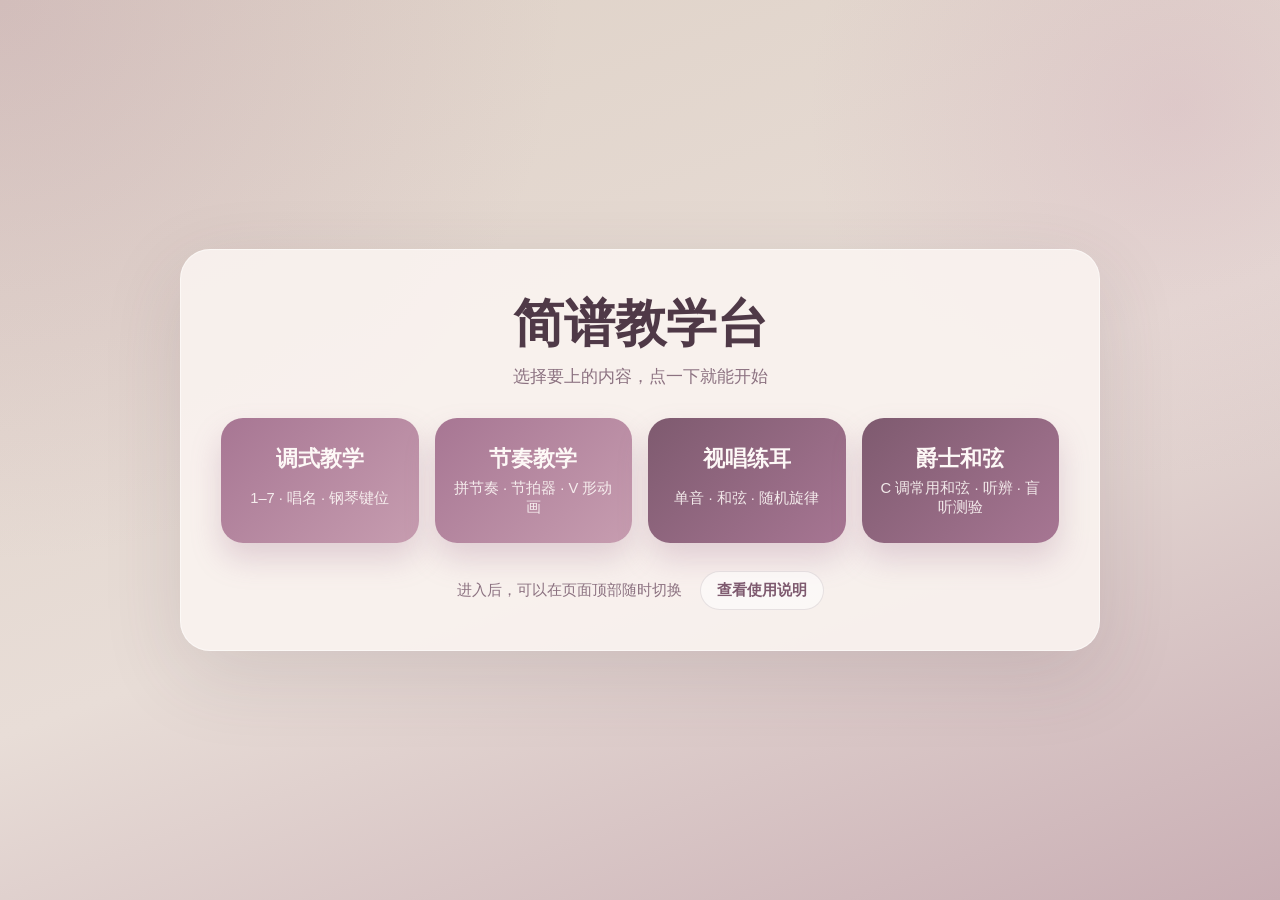
<file: index.html>
<!DOCTYPE html>
<html lang="zh-CN">
  <head>
    <meta charset="UTF-8" />
    <meta name="viewport" content="width=device-width, initial-scale=1.0" />
    <title>简谱教学台</title>
    <link rel="icon" href="./files/favicon.svg" type="image/svg+xml" />
    <style>
      :root {
        --bg: #ded1c6;
        --bg-deep: #c9aeb4;
        --panel: rgba(250, 243, 240, 0.9);
        --text: #4f3947;
        --muted: #8c7281;
        --accent: #a77693;
        --accent-light: #c79db0;
        --accent-deep: #7e5a6f;
        --line: rgba(103, 77, 90, 0.14);
      }
      * { box-sizing: border-box; }
      body {
        margin: 0;
        min-height: 100vh;
        display: grid;
        place-items: center;
        padding: 28px;
        font-family: -apple-system, BlinkMacSystemFont, "Segoe UI", "PingFang SC", "Hiragino Sans GB", "Microsoft YaHei", sans-serif;
        color: var(--text);
        background:
          radial-gradient(circle at top left, rgba(167, 118, 147, 0.22), transparent 36%),
          radial-gradient(circle at 92% 12%, rgba(197, 146, 171, 0.24), transparent 26%),
          linear-gradient(160deg, var(--bg) 0%, #e8ddd7 54%, var(--bg-deep) 100%);
      }
      main {
        width: min(920px, 100%);
        padding: 40px;
        border-radius: 30px;
        background: var(--panel);
        border: 1px solid rgba(255, 255, 255, 0.5);
        box-shadow: 0 24px 80px rgba(79, 57, 71, 0.14);
        text-align: center;
      }
      h1 {
        margin: 0 0 6px;
        font-family: "Noto Serif SC", "Songti SC", "PingFang SC", "Microsoft YaHei", serif;
        font-size: clamp(2.2rem, 5vw, 3.2rem);
      }
      .sub { margin: 0 0 30px; color: var(--muted); font-size: 1.05rem; }
      .grid {
        display: grid;
        grid-template-columns: repeat(auto-fit, minmax(170px, 1fr));
        gap: 16px;
      }
      .go {
        display: grid;
        gap: 6px;
        padding: 26px 18px;
        border-radius: 22px;
        text-decoration: none;
        color: #fdf8f6;
        background: linear-gradient(135deg, var(--accent) 0%, var(--accent-light) 100%);
        box-shadow: 0 16px 30px rgba(167, 118, 147, 0.28);
        transition: transform 160ms ease, box-shadow 160ms ease;
      }
      .go:hover { transform: translateY(-3px); box-shadow: 0 22px 36px rgba(167, 118, 147, 0.34); }
      .go strong { font-size: 1.35rem; }
      .go span { font-size: 0.92rem; opacity: 0.9; }
      .go--deep { background: linear-gradient(135deg, var(--accent-deep) 0%, var(--accent) 100%); }
      .foot {
        margin-top: 28px;
        display: flex;
        justify-content: center;
        align-items: center;
        gap: 10px 18px;
        flex-wrap: wrap;
        color: var(--muted);
        font-size: 0.95rem;
      }
      .foot a {
        color: var(--accent-deep);
        font-weight: 700;
        text-decoration: none;
        padding: 8px 16px;
        border-radius: 999px;
        border: 1px solid var(--line);
        background: rgba(255, 255, 255, 0.55);
      }
    </style>
  </head>
  <body>
    <main>
      <h1>简谱教学台</h1>
      <p class="sub">选择要上的内容，点一下就能开始</p>
      <div class="grid">
        <a class="go" href="./files/index.html"><strong>调式教学</strong><span>1–7 · 唱名 · 钢琴键位</span></a>
        <a class="go" href="./files/rhythm.html"><strong>节奏教学</strong><span>拼节奏 · 节拍器 · V 形动画</span></a>
        <a class="go go--deep" href="./files/ear-training.html"><strong>视唱练耳</strong><span>单音 · 和弦 · 随机旋律</span></a>
        <a class="go go--deep" href="./files/jazz-chords.html"><strong>爵士和弦</strong><span>C 调常用和弦 · 听辨 · 盲听测验</span></a>
      </div>
      <div class="foot">
        <span>进入后，可以在页面顶部随时切换</span>
        <a href="./files/guide.html">查看使用说明</a>
      </div>
    </main>
  </body>
</html>
</file>
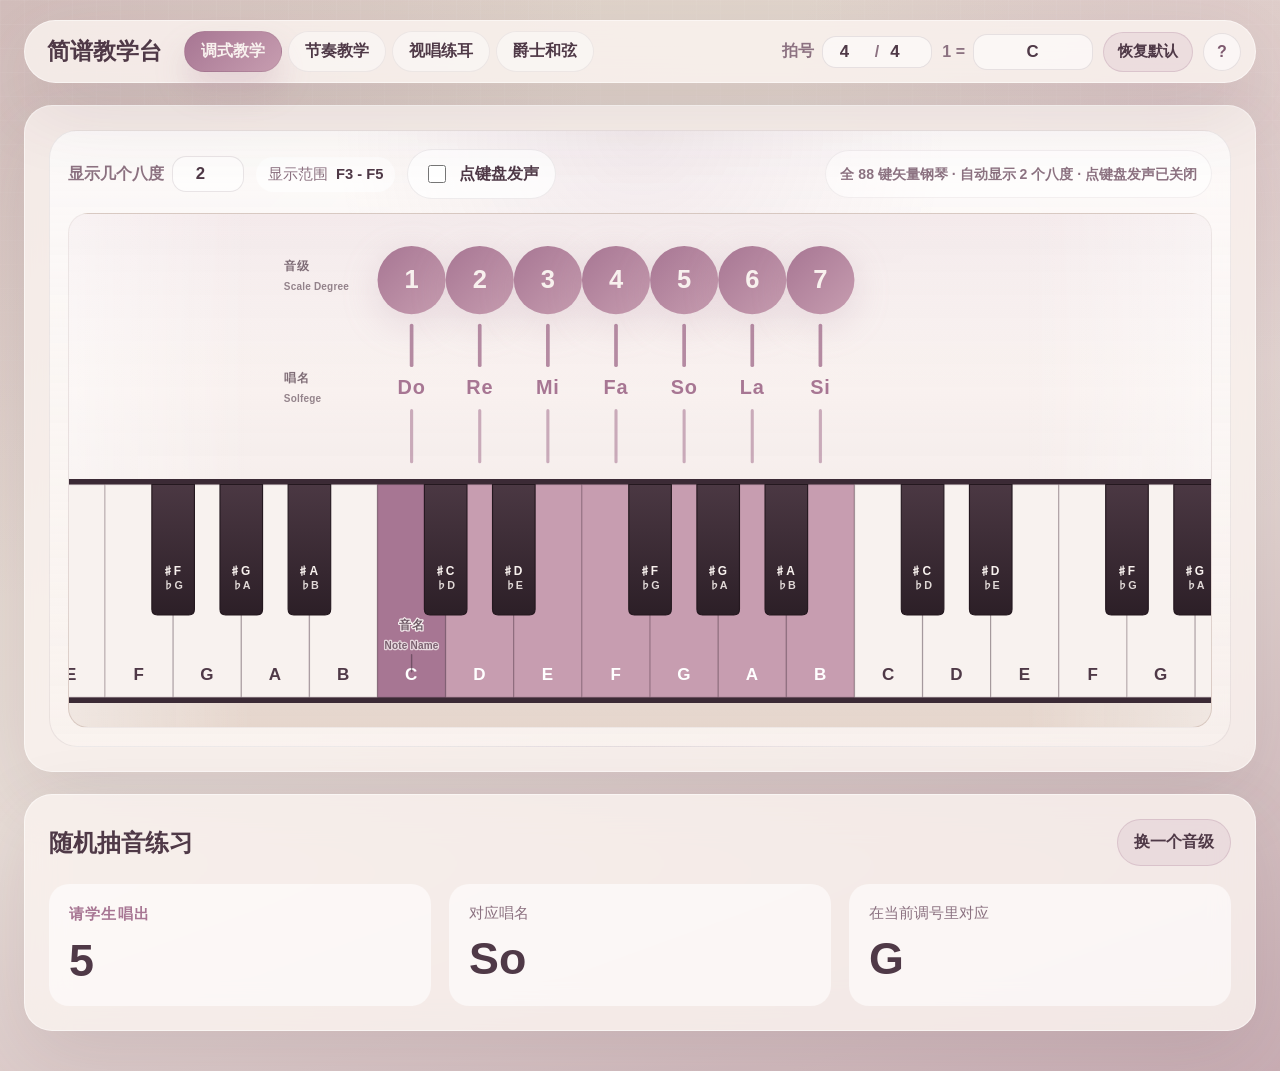
<file: files/index.html>
<!DOCTYPE html>
<html lang="zh-CN">
  <head>
    <meta charset="UTF-8" />
    <meta name="viewport" content="width=device-width, initial-scale=1.0" />
    <title>简谱教学台｜调式教学</title>
    <link rel="icon" href="./favicon.svg" type="image/svg+xml" />
    <link rel="stylesheet" href="./styles.css" />
  </head>
  <body data-page="mode">
    <div class="page-shell">
      <header class="topbar">
        <a class="topbar__brand" href="./index.html">简谱教学台</a>
        <nav class="page-switch" aria-label="页面切换">
            <a class="switch-link is-active" href="./index.html" aria-current="page">调式教学</a>
            <a class="switch-link" href="./rhythm.html">节奏教学</a>
            <a class="switch-link" href="./ear-training.html">视唱练耳</a>
            <a class="switch-link" href="./jazz-chords.html">爵士和弦</a>
        </nav>
        <div class="topbar__settings">
          <label class="topbar-field">
            <span>拍号</span>
            <span class="meter-inputs">
              <input data-meter-top type="number" inputmode="numeric" min="1" max="16" aria-label="每小节几拍" />
              <span>/</span>
              <input data-meter-bottom type="number" inputmode="numeric" min="1" max="16" aria-label="以几分音符为一拍" />
            </span>
          </label>
          <label class="topbar-field">
            <span>1 =</span>
            <input class="tonic-input" data-tonic-input type="text" maxlength="8" placeholder="C / #F / bB" autocomplete="off" aria-label="调号" />
          </label>
          <button class="ghost-button ghost-button--compact" type="button" data-reset-defaults>恢复默认</button>
          <a class="topbar__help" href="./guide.html" title="使用说明">?</a>
        </div>
      </header>

      <main class="content-grid">
        <section class="card card--feature card--wide card--keyboard">

          <div class="mode-board">
            <div class="mode-board__tools">
              <label class="topbar-field octave-inline">
                <span>显示几个八度</span>
                <input
                  data-octave-count
                  type="number"
                  inputmode="numeric"
                  min="2"
                  max="7"
                  step="1"
                />
              </label>
              <span class="badge badge--compact">显示范围 <strong data-octave-range>C3 - B5</strong></span>
              <label class="toggle-card toggle-card--compact">
                <input type="checkbox" data-mode-key-audio-toggle />
                <span>点键盘发声</span>
              </label>
              <span class="play-pill mode-board__status" data-zoom-status>全 88 键矢量钢琴</span>
            </div>
            <div class="mode-board__viewport" data-mode-board-viewport>
              <div class="mode-board__track" data-mode-board-track></div>
            </div>
          </div>
        </section>

        <section class="card card--wide">
          <div class="section-head">
            <div>
              <h2>随机抽音练习</h2>
            </div>
            <button class="ghost-button" type="button" data-generate-degree>换一个音级</button>
          </div>

          <div class="practice-board">
            <div class="practice-prompt">
              <span class="practice-label">请学生唱出</span>
              <strong data-random-degree>5</strong>
            </div>
            <div class="practice-answer">
              <p>对应唱名</p>
              <strong data-random-solfege>so</strong>
            </div>
            <div class="practice-answer">
              <p>在当前调号里对应</p>
              <strong data-random-pitch>G</strong>
            </div>
          </div>
        </section>
      </main>
    </div>

    <script src="./piano-samples.js"></script>
    <script src="./app.js"></script>
  </body>
</html>
</file>
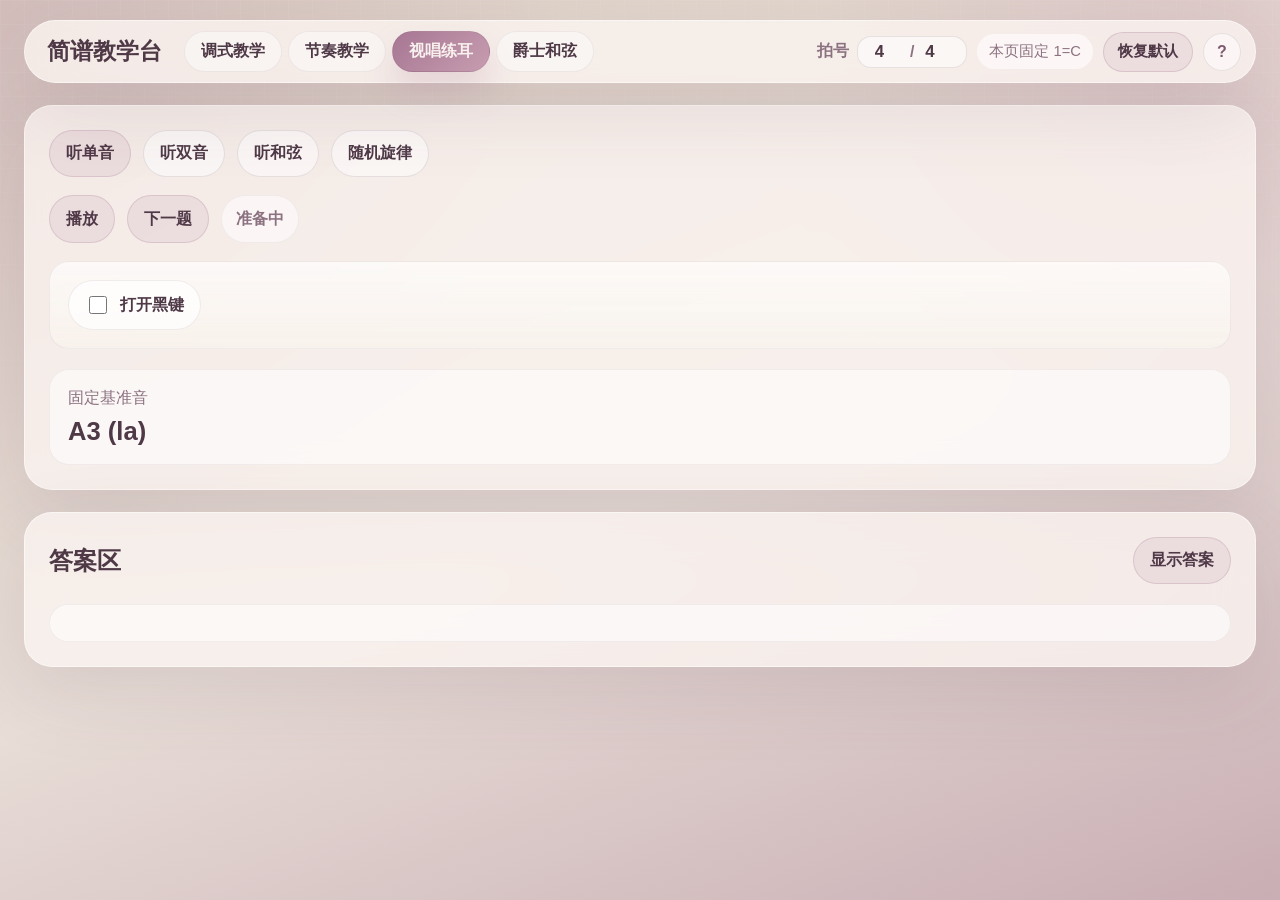
<file: files/ear-training.html>
<!DOCTYPE html>
<html lang="zh-CN">
  <head>
    <meta charset="UTF-8" />
    <meta name="viewport" content="width=device-width, initial-scale=1.0" />
    <title>简谱教学台｜视唱练耳</title>
    <link rel="icon" href="./favicon.svg" type="image/svg+xml" />
    <link rel="stylesheet" href="./styles.css" />
  </head>
  <body data-page="ear">
    <div class="page-shell">
      <header class="topbar">
        <a class="topbar__brand" href="./index.html">简谱教学台</a>
        <nav class="page-switch" aria-label="页面切换">
            <a class="switch-link" href="./index.html">调式教学</a>
            <a class="switch-link" href="./rhythm.html">节奏教学</a>
            <a class="switch-link is-active" href="./ear-training.html" aria-current="page">视唱练耳</a>
            <a class="switch-link" href="./jazz-chords.html">爵士和弦</a>
        </nav>
        <div class="topbar__settings">
          <label class="topbar-field">
            <span>拍号</span>
            <span class="meter-inputs">
              <input data-meter-top type="number" inputmode="numeric" min="1" max="16" aria-label="每小节几拍" />
              <span>/</span>
              <input data-meter-bottom type="number" inputmode="numeric" min="1" max="16" aria-label="以几分音符为一拍" />
            </span>
          </label>
          <span class="badge badge--compact">本页固定 1=C</span>
          <button class="ghost-button ghost-button--compact" type="button" data-reset-defaults>恢复默认</button>
          <a class="topbar__help" href="./guide.html" title="使用说明">?</a>
        </div>
      </header>

      <main class="content-grid">
        <section class="card card--feature card--wide">

          <div class="exercise-picker" role="tablist" aria-label="练耳类型">
            <button class="mode-chip is-selected" type="button" data-ear-mode="single">听单音</button>
            <button class="mode-chip" type="button" data-ear-mode="double">听双音</button>
            <button class="mode-chip" type="button" data-ear-mode="chord">听和弦</button>
            <button class="mode-chip" type="button" data-ear-mode="melody">随机旋律</button>
          </div>

          <div class="ear-toolbar">
            <button class="ghost-button" type="button" data-ear-play>播放</button>
            <button class="ghost-button" type="button" data-ear-replay>下一题</button>
            <span class="play-pill" data-ear-status>准备中</span>
          </div>

          <div class="melody-controls is-hidden" data-melody-controls>
            <div class="melody-controls__top">
              <label class="field bpm-field is-hidden" data-ear-bpm-field>
                <span>随机旋律 BPM</span>
                <input
                  data-ear-bpm
                  type="number"
                  inputmode="numeric"
                  min="30"
                  max="240"
                  step="1"
                />
              </label>
              <label class="field bpm-field is-hidden" data-ear-measure-field>
                <span>出题小节数</span>
                <input
                  data-ear-measure-count
                  type="number"
                  inputmode="numeric"
                  min="1"
                  max="8"
                  step="1"
                />
              </label>
              <label class="field bpm-field is-hidden" data-ear-min-subdivision-field>
                <span>最小拆分</span>
                <select data-ear-min-subdivision>
                  <option value="quarter">到四分音符</option>
                  <option value="eighth">到八分音符</option>
                  <option value="sixteenth">到十六分音符</option>
                </select>
              </label>

              <div class="melody-switches">
                <label class="toggle-card is-hidden" data-ear-random-rhythm-card>
                  <input type="checkbox" data-ear-random-rhythm />
                  <span>打开随机节奏</span>
                </label>
                <label class="toggle-card is-hidden" data-ear-natural-chord-card>
                  <input type="checkbox" data-ear-natural-chord />
                  <span>自然音三和弦</span>
                </label>
                <label class="toggle-card is-hidden" data-ear-black-keys-card>
                  <input type="checkbox" data-ear-black-keys />
                  <span>打开黑键</span>
                </label>
                <label class="toggle-card is-hidden" data-ear-rhythm-only-card>
                  <input type="checkbox" data-ear-rhythm-only />
                  <span>仅听节奏</span>
                </label>
              </div>
            </div>

          </div>

          <div class="ear-reference-card">
            <span>固定基准音</span>
            <strong>A3 (la)</strong>
          </div>
        </section>

        <section class="card card--wide">
          <div class="section-head">
            <div>
              <h2>答案区</h2>
            </div>
            <button class="ghost-button" type="button" data-answer-toggle>显示答案</button>
          </div>

          <div class="answer-panel">
            <div class="answer-panel__body is-hidden" data-answer-body>
              <strong data-answer-title>等待生成题目</strong>
              <p data-answer-detail>点击左侧“播放”，系统会先出 A3，再出听辨内容。</p>
              <div class="jianpu-answer is-hidden" data-answer-notation></div>
            </div>
          </div>
        </section>
      </main>
    </div>

    <script src="./app.js"></script>
  </body>
</html>
</file>
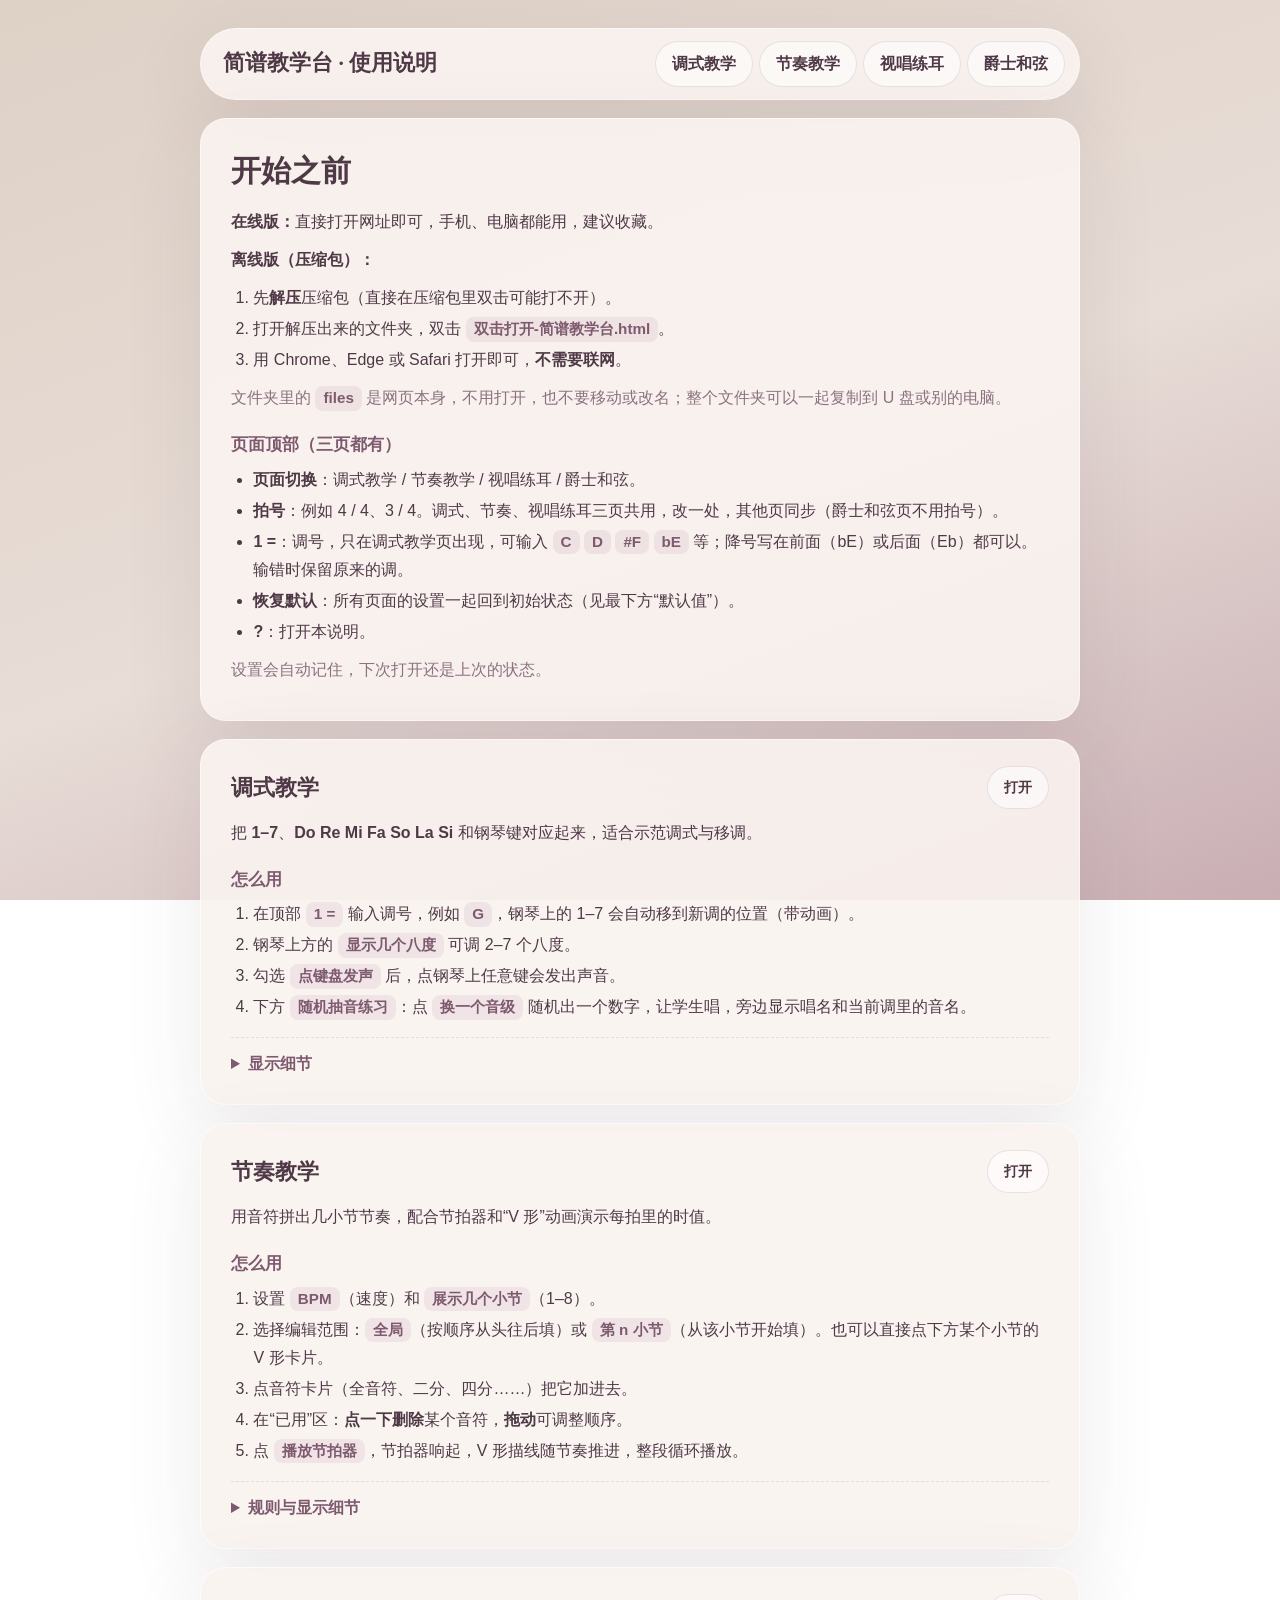
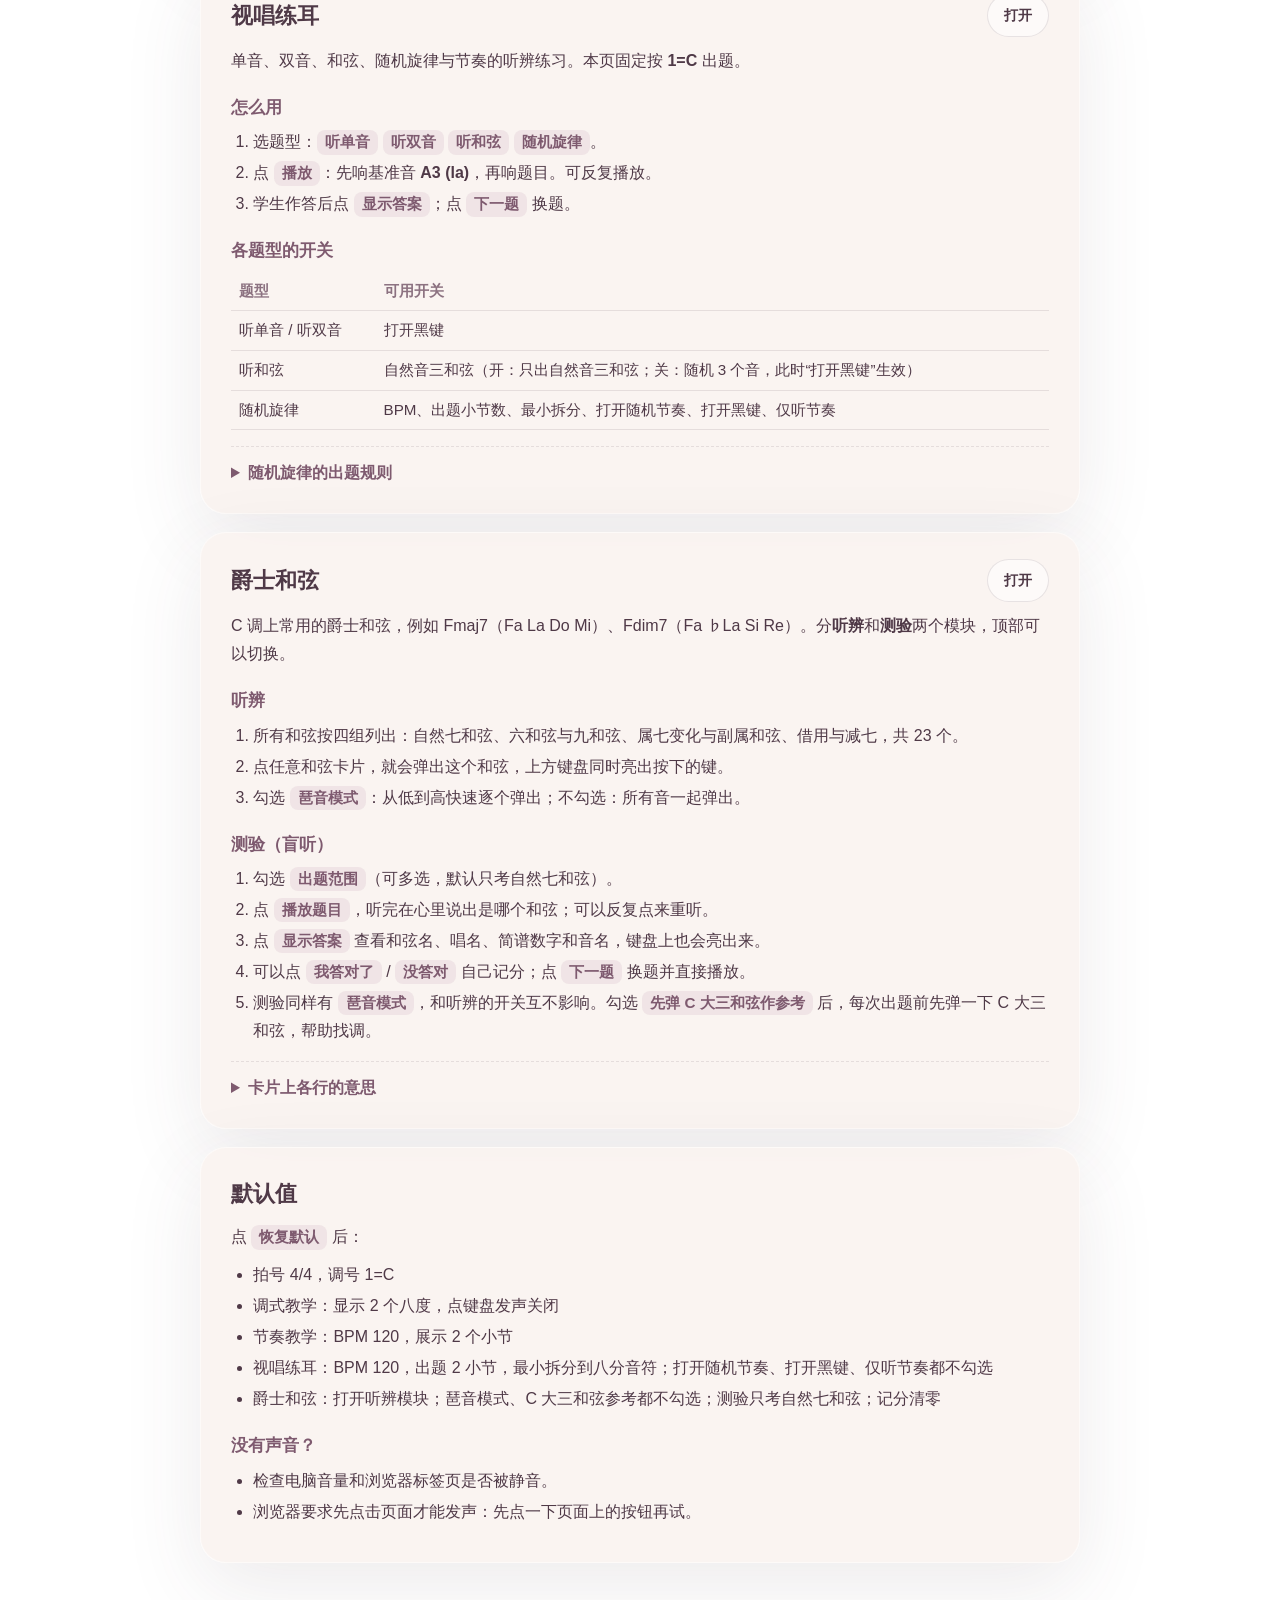
<file: files/guide.html>
<!DOCTYPE html>
<html lang="zh-CN">
  <head>
    <meta charset="UTF-8" />
    <meta name="viewport" content="width=device-width, initial-scale=1.0" />
    <title>简谱教学台｜使用说明</title>
    <link rel="icon" href="./favicon.svg" type="image/svg+xml" />
    <style>
      :root {
        --bg: #ded1c6;
        --bg-deep: #c9aeb4;
        --panel: rgba(250, 243, 240, 0.9);
        --text: #4f3947;
        --muted: #8c7281;
        --accent: #a77693;
        --accent-light: #c79db0;
        --accent-deep: #7e5a6f;
        --line: rgba(103, 77, 90, 0.14);
      }
      * { box-sizing: border-box; }
      body {
        margin: 0;
        font-family: -apple-system, BlinkMacSystemFont, "Segoe UI", "PingFang SC", "Hiragino Sans GB", "Microsoft YaHei", sans-serif;
        color: var(--text);
        line-height: 1.75;
        background: linear-gradient(160deg, var(--bg) 0%, #e8ddd7 54%, var(--bg-deep) 100%) fixed;
      }
      .shell { width: min(880px, calc(100% - 32px)); margin: 0 auto; padding: 28px 0 56px; }
      .bar {
        display: flex; align-items: center; justify-content: space-between; gap: 12px; flex-wrap: wrap;
        padding: 12px 14px 12px 22px; border-radius: 999px; background: var(--panel);
        border: 1px solid rgba(255,255,255,.5); box-shadow: 0 24px 80px rgba(79,57,71,.12);
      }
      .bar strong { font-family: "Noto Serif SC", "Songti SC", "PingFang SC", "Microsoft YaHei", serif; font-size: 1.35rem; }
      .bar nav { display: flex; gap: 6px; flex-wrap: wrap; }
      .bar a, .btn {
        text-decoration: none; color: var(--text); font-weight: 700; padding: 8px 16px; border-radius: 999px;
        border: 1px solid var(--line); background: rgba(255,255,255,.55);
      }
      .bar a:hover { background: rgba(167,118,147,.14); }
      .card {
        margin-top: 18px; padding: 26px 30px; border-radius: 26px; background: var(--panel);
        border: 1px solid rgba(255,255,255,.5); box-shadow: 0 24px 80px rgba(79,57,71,.1);
      }
      h1, h2 { font-family: "Noto Serif SC", "Songti SC", "PingFang SC", "Microsoft YaHei", serif; margin: 0 0 10px; }
      h1 { font-size: 1.9rem; }
      h2 { font-size: 1.4rem; display: flex; align-items: center; gap: 12px; }
      h2 .open { margin-left: auto; font-family: -apple-system, "Segoe UI", "PingFang SC", "Microsoft YaHei", sans-serif; font-size: .9rem; }
      h3 { margin: 18px 0 6px; font-size: 1.05rem; color: var(--accent-deep); }
      p { margin: 0 0 10px; }
      ol, ul { margin: 0 0 10px; padding-left: 1.4em; }
      li { margin: 3px 0; }
      .muted { color: var(--muted); }
      kbd, .tag {
        display: inline-block; padding: 0 8px; border-radius: 8px; font-family: inherit; font-weight: 700;
        background: rgba(167,118,147,.12); color: var(--accent-deep); font-size: .95em; line-height: 1.6;
      }
      details {
        margin-top: 16px; border-top: 1px dashed var(--line); padding-top: 12px;
      }
      summary { cursor: pointer; font-weight: 700; color: var(--accent-deep); }
      details[open] summary { margin-bottom: 6px; }
      table { border-collapse: collapse; width: 100%; margin: 6px 0 10px; font-size: .95rem; }
      td, th { border-bottom: 1px solid var(--line); padding: 6px 8px; text-align: left; vertical-align: top; }
      th { color: var(--muted); font-weight: 700; }
    </style>
  </head>
  <body>
    <div class="shell">
      <div class="bar">
        <strong>简谱教学台 · 使用说明</strong>
        <nav>
          <a href="./index.html">调式教学</a>
          <a href="./rhythm.html">节奏教学</a>
          <a href="./ear-training.html">视唱练耳</a>
          <a href="./jazz-chords.html">爵士和弦</a>
        </nav>
      </div>

      <section class="card">
        <h1>开始之前</h1>
        <p><strong>在线版：</strong>直接打开网址即可，手机、电脑都能用，建议收藏。</p>
        <p><strong>离线版（压缩包）：</strong></p>
        <ol>
          <li>先<strong>解压</strong>压缩包（直接在压缩包里双击可能打不开）。</li>
          <li>打开解压出来的文件夹，双击 <kbd>双击打开-简谱教学台.html</kbd>。</li>
          <li>用 Chrome、Edge 或 Safari 打开即可，<strong>不需要联网</strong>。</li>
        </ol>
        <p class="muted">文件夹里的 <span class="tag">files</span> 是网页本身，不用打开，也不要移动或改名；整个文件夹可以一起复制到 U 盘或别的电脑。</p>
        <h3>页面顶部（三页都有）</h3>
        <ul>
          <li><strong>页面切换</strong>：调式教学 / 节奏教学 / 视唱练耳 / 爵士和弦。</li>
          <li><strong>拍号</strong>：例如 4 / 4、3 / 4。调式、节奏、视唱练耳三页共用，改一处，其他页同步（爵士和弦页不用拍号）。</li>
          <li><strong>1 =</strong>：调号，只在调式教学页出现，可输入 <span class="tag">C</span> <span class="tag">D</span> <span class="tag">#F</span> <span class="tag">bE</span> 等；降号写在前面（bE）或后面（Eb）都可以。输错时保留原来的调。</li>
          <li><strong>恢复默认</strong>：所有页面的设置一起回到初始状态（见最下方“默认值”）。</li>
          <li><strong>?</strong>：打开本说明。</li>
        </ul>
        <p class="muted">设置会自动记住，下次打开还是上次的状态。</p>
      </section>

      <section class="card">
        <h2>调式教学 <a class="btn open" href="./index.html">打开</a></h2>
        <p>把 <strong>1–7</strong>、<strong>Do Re Mi Fa So La Si</strong> 和钢琴键对应起来，适合示范调式与移调。</p>
        <h3>怎么用</h3>
        <ol>
          <li>在顶部 <kbd>1 =</kbd> 输入调号，例如 <span class="tag">G</span>，钢琴上的 1–7 会自动移到新调的位置（带动画）。</li>
          <li>钢琴上方的 <kbd>显示几个八度</kbd> 可调 2–7 个八度。</li>
          <li>勾选 <kbd>点键盘发声</kbd> 后，点钢琴上任意键会发出声音。</li>
          <li>下方 <kbd>随机抽音练习</kbd>：点 <kbd>换一个音级</kbd> 随机出一个数字，让学生唱，旁边显示唱名和当前调里的音名。</li>
        </ol>
        <details>
          <summary>显示细节</summary>
          <ul>
            <li>键盘是完整 88 键，按八度数自动放大到中间区域；以 <strong>4 (Fa)</strong> 为视觉中心展开。</li>
            <li>钢琴左侧两行标注：音级（Scale Degree）、唱名（Solfege）；中央 C 上方标注“音名（Note Name）”，说明字母一行是音名。</li>
            <li>黑键标两行：上面是 ♯ 名称（如 ♯C），下面是 ♭ 名称（如 ♭D）。</li>
            <li>键盘配色与爵士和弦页一致：当前调的音阶音为玫瑰色，主音（1）颜色更深。</li>
            <li>上方圆形数字按白键间距等距排列；Do 的连线始终垂直，落在黑键上的音用斜线指向实际键位。</li>
            <li>调式教学的点键盘发声和爵士和弦页使用真钢琴录音采样：Salamander Grand Piano（Alexander Holm，CC BY 3.0 许可）。</li>
            <li>换调动画分两步：先移动连线下端到新键位，再平移、缩放键盘。</li>
          </ul>
        </details>
      </section>

      <section class="card">
        <h2>节奏教学 <a class="btn open" href="./rhythm.html">打开</a></h2>
        <p>用音符拼出几小节节奏，配合节拍器和“V 形”动画演示每拍里的时值。</p>
        <h3>怎么用</h3>
        <ol>
          <li>设置 <kbd>BPM</kbd>（速度）和 <kbd>展示几个小节</kbd>（1–8）。</li>
          <li>选择编辑范围：<kbd>全局</kbd>（按顺序从头往后填）或 <kbd>第 n 小节</kbd>（从该小节开始填）。也可以直接点下方某个小节的 V 形卡片。</li>
          <li>点音符卡片（全音符、二分、四分……）把它加进去。</li>
          <li>在“已用”区：<strong>点一下删除</strong>某个音符，<strong>拖动</strong>可调整顺序。</li>
          <li>点 <kbd>播放节拍器</kbd>，节拍器响起，V 形描线随节奏推进，整段循环播放。</li>
        </ol>
        <details>
          <summary>规则与显示细节</summary>
          <ul>
            <li>每小节的 V 数量 = 拍号的分子（4/4 显示 4 个 V，3/4 显示 3 个），不会因为细分音符而增加；一拍里的细分用不同颜色表示，每个音符起点在 V 上打点。</li>
            <li>音符可以跨小节：例如最后一拍放二分音符，会自然延续到下一小节开头。剩余空间不够放的音符会变灰不可点。</li>
            <li><kbd>清空</kbd> / <kbd>补满</kbd>只作用于当前编辑范围；补满用当前拍号的一拍来填。</li>
            <li>V 形区可切换“一行四个 / 一行两个”小节，默认一行四个。</li>
            <li>“已用”区可 <kbd>收起</kbd>，也可 <kbd>隐藏名称</kbd>（只留音符图形和拍数，投屏时更干净）。</li>
            <li>节拍器声音按 BPM 实时生成，不依赖音频文件。</li>
          </ul>
        </details>
      </section>

      <section class="card">
        <h2>视唱练耳 <a class="btn open" href="./ear-training.html">打开</a></h2>
        <p>单音、双音、和弦、随机旋律与节奏的听辨练习。本页固定按 <strong>1=C</strong> 出题。</p>
        <h3>怎么用</h3>
        <ol>
          <li>选题型：<kbd>听单音</kbd> <kbd>听双音</kbd> <kbd>听和弦</kbd> <kbd>随机旋律</kbd>。</li>
          <li>点 <kbd>播放</kbd>：先响基准音 <strong>A3 (la)</strong>，再响题目。可反复播放。</li>
          <li>学生作答后点 <kbd>显示答案</kbd>；点 <kbd>下一题</kbd> 换题。</li>
        </ol>
        <h3>各题型的开关</h3>
        <table>
          <tr><th>题型</th><th>可用开关</th></tr>
          <tr><td>听单音 / 听双音</td><td>打开黑键</td></tr>
          <tr><td>听和弦</td><td>自然音三和弦（开：只出自然音三和弦；关：随机 3 个音，此时“打开黑键”生效）</td></tr>
          <tr><td>随机旋律</td><td>BPM、出题小节数、最小拆分、打开随机节奏、打开黑键、仅听节奏</td></tr>
        </table>
        <details>
          <summary>随机旋律的出题规则</summary>
          <ul>
            <li>随机旋律和仅听节奏都会先给 <strong>1 小节预备拍</strong>。</li>
            <li><kbd>打开随机节奏</kbd> 关：按拍均分出旋律；开：按拍号和“最小拆分”生成随机节奏。</li>
            <li><kbd>最小拆分</kbd> 限制节奏最细到几分音符，只有打开随机节奏或仅听节奏时才可用。附点音符同样受限：最小拆分到八分音符时才会出现附点四分；到十六分音符时才会出现附点八分。</li>
            <li><kbd>仅听节奏</kbd>：所有音都用 A3，并垫上节拍器，只练节奏；开启时会自动关闭并锁定“打开随机节奏”和“打开黑键”。</li>
            <li>答案按小节显示：左边是音符卡片，右边是对应的简谱写法（数字、附点、增时线、减时线）。仅听节奏模式下数字显示为 <strong>x</strong>。</li>
          </ul>
        </details>
      </section>

      <section class="card" id="jazz">
        <h2>爵士和弦 <a class="btn open" href="./jazz-chords.html">打开</a></h2>
        <p>C 调上常用的爵士和弦，例如 Fmaj7（Fa La Do Mi）、Fdim7（Fa ♭La Si Re）。分<strong>听辨</strong>和<strong>测验</strong>两个模块，顶部可以切换。</p>
        <h3>听辨</h3>
        <ol>
          <li>所有和弦按四组列出：自然七和弦、六和弦与九和弦、属七变化与副属和弦、借用与减七，共 23 个。</li>
          <li>点任意和弦卡片，就会弹出这个和弦，上方键盘同时亮出按下的键。</li>
          <li>勾选 <kbd>琶音模式</kbd>：从低到高快速逐个弹出；不勾选：所有音一起弹出。</li>
        </ol>
        <h3>测验（盲听）</h3>
        <ol>
          <li>勾选 <kbd>出题范围</kbd>（可多选，默认只考自然七和弦）。</li>
          <li>点 <kbd>播放题目</kbd>，听完在心里说出是哪个和弦；可以反复点来重听。</li>
          <li>点 <kbd>显示答案</kbd> 查看和弦名、唱名、简谱数字和音名，键盘上也会亮出来。</li>
          <li>可以点 <kbd>我答对了</kbd> / <kbd>没答对</kbd> 自己记分；点 <kbd>下一题</kbd> 换题并直接播放。</li>
          <li>测验同样有 <kbd>琶音模式</kbd>，和听辨的开关互不影响。勾选 <kbd>先弹 C 大三和弦作参考</kbd> 后，每次出题前先弹一下 C 大三和弦，帮助找调。</li>
        </ol>
        <details>
          <summary>卡片上各行的意思</summary>
          <ul>
            <li>第一行：和弦名称，如 <span class="tag">Fmaj7</span>。</li>
            <li>第二行：级数写法，如 <span class="tag">IVmaj7</span> 表示 C 调的四级大七和弦。</li>
            <li>第三、四行：实际弹出的音，从低到高，分别用唱名和简谱数字写；♭ / ♯ 表示降半音 / 升半音。</li>
            <li>第五行：音名。部分和弦下面还有一行补充说明（比如省略了哪个音、通常接到哪个和弦）。</li>
            <li>每个和弦都用低音弹根音、上方弹和弦音的方式演奏；最低音在 F2 到 E3 之间。</li>
          </ul>
        </details>
      </section>

      <section class="card">
        <h2>默认值</h2>
        <p>点 <kbd>恢复默认</kbd> 后：</p>
        <ul>
          <li>拍号 4/4，调号 1=C</li>
          <li>调式教学：显示 2 个八度，点键盘发声关闭</li>
          <li>节奏教学：BPM 120，展示 2 个小节</li>
          <li>视唱练耳：BPM 120，出题 2 小节，最小拆分到八分音符；打开随机节奏、打开黑键、仅听节奏都不勾选</li>
          <li>爵士和弦：打开听辨模块；琶音模式、C 大三和弦参考都不勾选；测验只考自然七和弦；记分清零</li>
        </ul>
        <h3>没有声音？</h3>
        <ul>
          <li>检查电脑音量和浏览器标签页是否被静音。</li>
          <li>浏览器要求先点击页面才能发声：先点一下页面上的按钮再试。</li>
        </ul>
      </section>
    </div>
  </body>
</html>
</file>
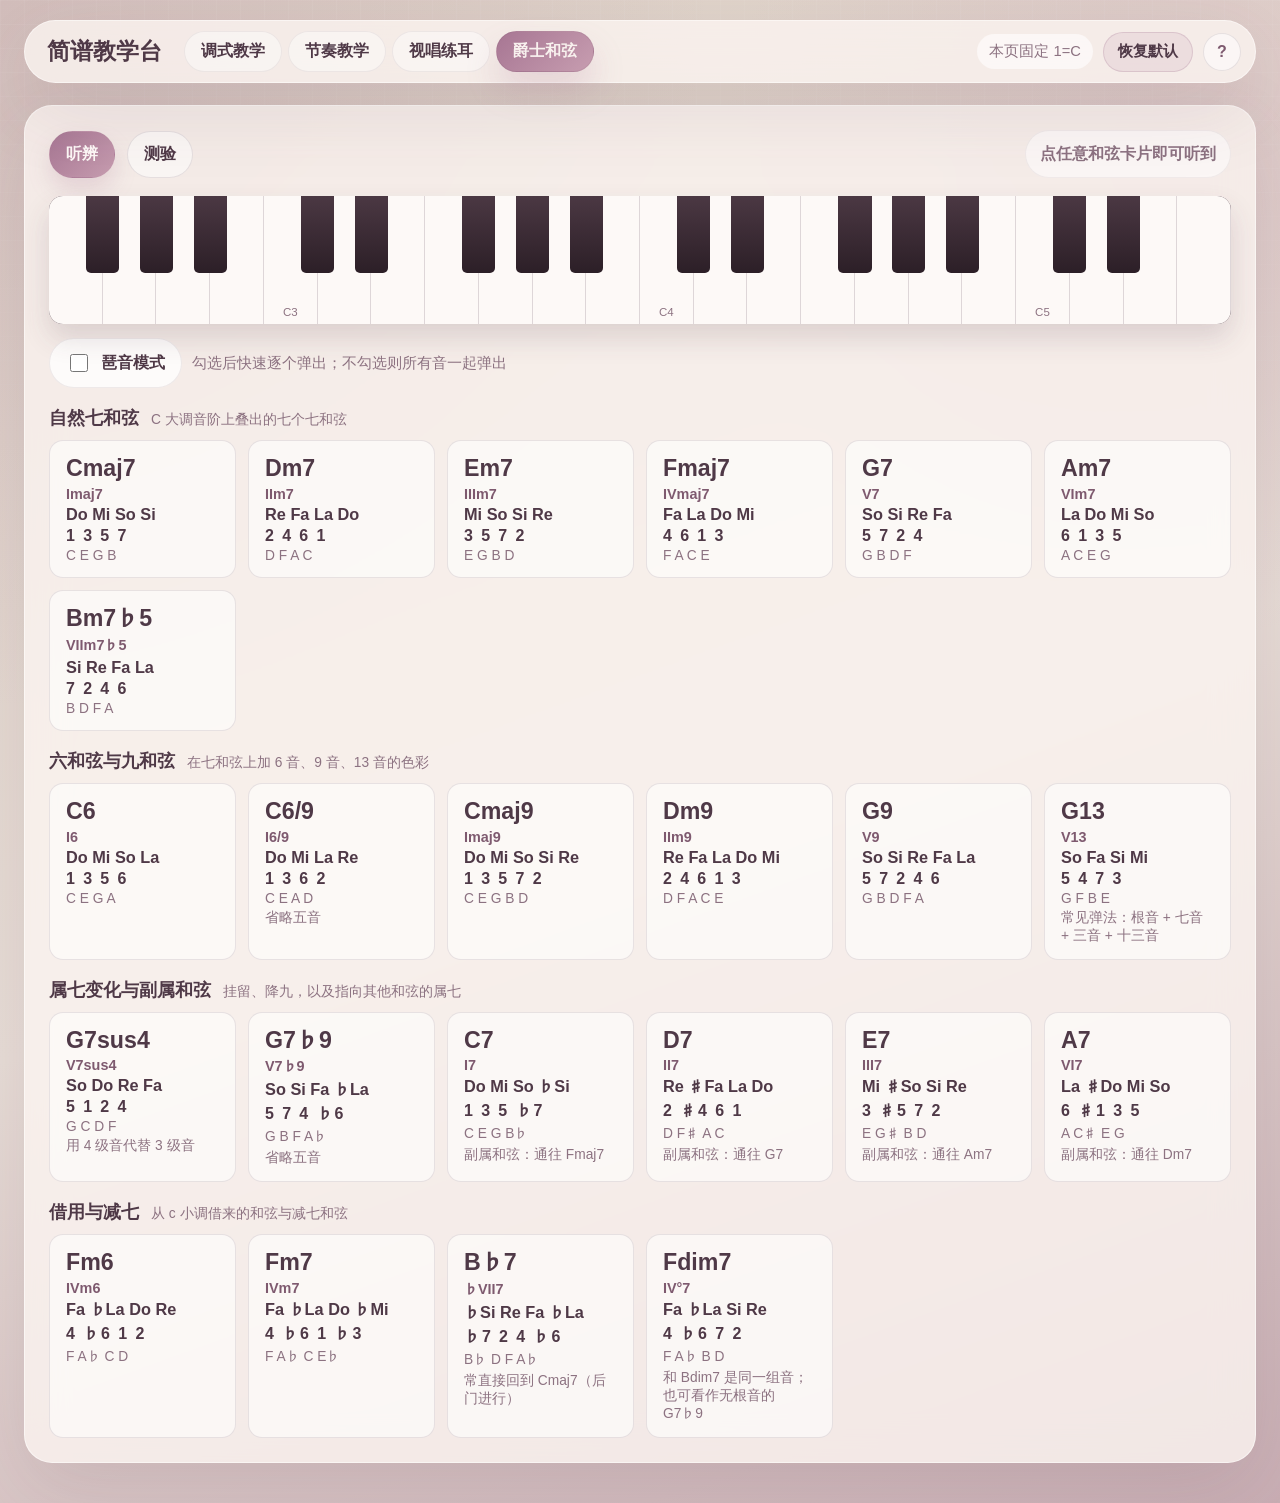
<file: files/jazz-chords.html>
<!DOCTYPE html>
<html lang="zh-CN">
  <head>
    <meta charset="UTF-8" />
    <meta name="viewport" content="width=device-width, initial-scale=1.0" />
    <title>简谱教学台｜爵士和弦</title>
    <link rel="icon" href="./favicon.svg" type="image/svg+xml" />
    <link rel="stylesheet" href="./styles.css" />
  </head>
  <body data-page="jazz">
    <div class="page-shell">
      <header class="topbar">
        <a class="topbar__brand" href="./index.html">简谱教学台</a>
        <nav class="page-switch" aria-label="页面切换">
            <a class="switch-link" href="./index.html">调式教学</a>
            <a class="switch-link" href="./rhythm.html">节奏教学</a>
            <a class="switch-link" href="./ear-training.html">视唱练耳</a>
            <a class="switch-link is-active" href="./jazz-chords.html" aria-current="page">爵士和弦</a>
        </nav>
        <div class="topbar__settings">
          <span class="badge badge--compact">本页固定 1=C</span>
          <button class="ghost-button ghost-button--compact" type="button" data-reset-defaults>恢复默认</button>
          <a class="topbar__help" href="./guide.html#jazz" title="使用说明">?</a>
        </div>
      </header>

      <main class="content-grid">
        <section class="card card--feature card--wide">
          <div class="jazz-head">
            <div class="exercise-picker" role="tablist" aria-label="爵士和弦模块">
              <button class="mode-chip" type="button" role="tab" data-jazz-view="listen">听辨</button>
              <button class="mode-chip" type="button" role="tab" data-jazz-view="quiz">测验</button>
            </div>
            <span class="play-pill" data-jazz-status>点任意和弦卡片即可听到</span>
          </div>

          <div class="jazz-keyboard" data-jazz-keyboard aria-hidden="true"></div>

          <!-- 听辨：所有和弦罗列，点击演奏 -->
          <div class="jazz-panel" data-jazz-panel="listen">
            <div class="jazz-toolbar">
              <label class="toggle-card toggle-card--compact">
                <input type="checkbox" data-jazz-arpeggio="listen" />
                <span>琶音模式</span>
              </label>
              <span class="jazz-hint">勾选后快速逐个弹出；不勾选则所有音一起弹出</span>
            </div>
            <div data-jazz-list></div>
          </div>

          <!-- 测验：盲听 -->
          <div class="jazz-panel is-hidden" data-jazz-panel="quiz">
            <div class="jazz-toolbar">
              <span class="jazz-toolbar__label">出题范围</span>
              <div class="jazz-groups" data-jazz-groups></div>
            </div>
            <div class="jazz-toolbar">
              <label class="toggle-card toggle-card--compact">
                <input type="checkbox" data-jazz-arpeggio="quiz" />
                <span>琶音模式</span>
              </label>
              <label class="toggle-card toggle-card--compact">
                <input type="checkbox" data-jazz-reference />
                <span>先弹 C 大三和弦作参考</span>
              </label>
            </div>
            <div class="jazz-toolbar jazz-toolbar--actions">
              <button class="primary-button" type="button" data-jazz-play>播放题目</button>
              <button class="ghost-button" type="button" data-jazz-reveal>显示答案</button>
              <button class="ghost-button" type="button" data-jazz-next>下一题</button>
            </div>

            <div class="jazz-answer" data-jazz-answer>
              <p class="jazz-answer__wait" data-jazz-answer-wait>点“播放题目”，听完在心里说出和弦，再点“显示答案”。</p>
              <div class="is-hidden" data-jazz-answer-body>
                <div class="jazz-answer__card" data-jazz-answer-card></div>
                <div class="jazz-score">
                  <span>自己判断：</span>
                  <button class="ghost-button ghost-button--compact" type="button" data-jazz-mark="right">我答对了</button>
                  <button class="ghost-button ghost-button--compact" type="button" data-jazz-mark="wrong">没答对</button>
                </div>
              </div>
              <div class="jazz-tally">
                <span data-jazz-tally>已答 0 题，答对 0 题</span>
                <button class="text-button" type="button" data-jazz-tally-reset>清零</button>
              </div>
            </div>
          </div>
        </section>
      </main>
    </div>

    <script src="./piano-samples.js"></script>
    <script src="./app.js"></script>
    <script src="./jazz.js"></script>
  </body>
</html>
</file>
<file: files/styles.css>
:root {
  --bg: #ded1c6;
  --bg-mid: #e8ddd7;
  --bg-deep: #c9aeb4;
  --panel: rgba(250, 243, 240, 0.82);
  --panel-strong: #f8f1ee;
  --panel-bright: #fdf8f6;
  --text: #4f3947;
  --text-rgb: 79, 57, 71;
  --muted: #8c7281;
  --muted-rgb: 140, 114, 129;
  --line: rgba(103, 77, 90, 0.14);
  --line-rgb: 103, 77, 90;
  --accent: #a77693;
  --accent-rgb: 167, 118, 147;
  --accent-light: #c79db0;
  --accent-light-rgb: 199, 157, 176;
  --accent-soft: rgba(167, 118, 147, 0.12);
  --accent-warm: #c592ab;
  --accent-warm-rgb: 197, 146, 171;
  --accent-deep: #7e5a6f;
  --accent-deep-rgb: 126, 90, 111;
  --accent-gold: #dcc0cb;
  --accent-gold-rgb: 220, 192, 203;
  --shadow: 0 24px 80px rgba(79, 57, 71, 0.12);
  --radius-xl: 28px;
  --radius-lg: 20px;
  --radius-md: 14px;
}

@font-face {
  font-family: "Bravura Text";
  src: url("./assets/fonts/BravuraText.woff2") format("woff2");
  font-weight: 400;
  font-style: normal;
  font-display: swap;
}

*,
*::before,
*::after {
  box-sizing: border-box;
}

html {
  min-height: 100%;
}

body {
  margin: 0;
  min-height: 100vh;
  font-family: -apple-system, BlinkMacSystemFont, "Segoe UI", "PingFang SC", "Hiragino Sans GB", "Microsoft YaHei", "Noto Sans SC", sans-serif;
  color: var(--text);
  background:
    radial-gradient(circle at top left, rgba(var(--accent-rgb), 0.22), transparent 36%),
    radial-gradient(circle at 92% 12%, rgba(var(--accent-warm-rgb), 0.24), transparent 26%),
    linear-gradient(160deg, var(--bg) 0%, var(--bg-mid) 54%, var(--bg-deep) 100%);
}

body::before {
  content: "";
  position: fixed;
  inset: 0;
  pointer-events: none;
  background-image:
    linear-gradient(rgba(255, 255, 255, 0.12) 1px, transparent 1px),
    linear-gradient(90deg, rgba(255, 255, 255, 0.12) 1px, transparent 1px);
  background-size: 24px 24px;
  mask-image: linear-gradient(to bottom, rgba(0, 0, 0, 0.45), transparent 70%);
}

.page-shell {
  width: min(1680px, calc(100% - 48px));
  margin: 0 auto;
  padding: 20px 0 40px;
}

.hero,
.shared-panel,
.card {
  backdrop-filter: blur(20px);
  background: var(--panel);
  border: 1px solid rgba(255, 255, 255, 0.5);
  box-shadow: var(--shadow);
}

.hero {
  border-radius: var(--radius-xl);
  padding: 28px;
  display: grid;
  gap: 20px;
}

.eyebrow,
.panel-kicker {
  margin: 0 0 8px;
  font-size: 0.82rem;
  letter-spacing: 0.2em;
  text-transform: uppercase;
  color: var(--accent);
  font-weight: 800;
}

.hero h1,
.shared-panel h2,
.card h2 {
  margin: 0;
  font-family: "Noto Serif SC", "Source Han Serif SC", "Songti SC", "PingFang SC", "Microsoft YaHei", serif;
  font-weight: 700;
}

.hero h1 {
  font-size: clamp(2.1rem, 5vw, 3.6rem);
}

.hero-text,
.section-note,
.callout-label,
.practice-answer p,
.field span,
.badge,
.measure-chip__beats,
.accent-label,
.pattern-empty,
.preset-card p {
  color: var(--muted);
}

.hero-text,
.section-note,
[data-mode-tip] {
  line-height: 1.7;
}

.page-switch {
  display: inline-flex;
  align-items: center;
  gap: 10px;
  flex-wrap: wrap;
}

.hero-actions {
  display: flex;
  align-items: center;
  justify-content: space-between;
  gap: 14px;
  flex-wrap: wrap;
}

.switch-link,
.mode-chip,
.ghost-button,
.preset-card,
.note-card {
  transition:
    transform 180ms ease,
    background-color 180ms ease,
    border-color 180ms ease,
    box-shadow 180ms ease;
}

.switch-link {
  text-decoration: none;
  color: var(--text);
  font-weight: 700;
  padding: 12px 18px;
  border-radius: 999px;
  border: 1px solid rgba(var(--text-rgb), 0.08);
  background: rgba(255, 255, 255, 0.45);
}

.switch-link:hover,
.switch-link:focus-visible,
.mode-chip:hover,
.ghost-button:hover,
.preset-card:hover,
.note-card:hover {
  transform: translateY(-2px);
}

.switch-link.is-active {
  background: linear-gradient(135deg, var(--accent) 0%, var(--accent-light) 100%);
  color: var(--panel-strong);
  box-shadow: 0 18px 32px rgba(var(--accent-rgb), 0.22);
}

.shared-panel {
  margin-top: 22px;
  border-radius: var(--radius-xl);
  padding: 24px;
  display: grid;
  gap: 20px;
}

.shared-panel__head,
.shared-inputs,
.section-head,
.measure-card__head,
.rhythm-toolbar,
.practice-board {
  display: flex;
  align-items: center;
  justify-content: space-between;
  gap: 18px;
  flex-wrap: wrap;
}

.shared-badges {
  display: flex;
  flex-wrap: wrap;
  gap: 12px;
}

.badge {
  display: inline-flex;
  align-items: center;
  gap: 8px;
  padding: 10px 14px;
  border-radius: 999px;
  background: rgba(255, 255, 255, 0.56);
}

.badge strong {
  color: var(--text);
}

.shared-inputs {
  align-items: end;
}

.field {
  display: grid;
  gap: 10px;
  min-width: 220px;
}

.field.is-disabled {
  opacity: 0.48;
}

.meter-field {
  flex: 1 1 300px;
}

.tonic-field {
  flex: 0 0 auto;
  min-width: 0;
  display: inline-flex;
  align-items: center;
  gap: 10px;
}

.tonic-field span {
  white-space: nowrap;
}

.meter-inputs,
.field input,
.field select,
.mode-chip,
.ghost-button,
.note-card,
.preset-card {
  border: 1px solid var(--line);
}

.meter-inputs {
  display: inline-flex;
  align-items: center;
  gap: 12px;
  padding: 10px 14px;
  background: rgba(255, 255, 255, 0.58);
  border-radius: var(--radius-md);
  width: fit-content;
}

.meter-inputs input,
.field input,
.field select {
  border: 0;
  outline: none;
  background: transparent;
  color: var(--text);
  font-size: 1.1rem;
  font-weight: 700;
  font-family: inherit;
}

.meter-inputs input {
  width: 56px;
  text-align: center;
}

.tonic-field input {
  width: 184px;
  padding: 10px 12px;
  border-radius: var(--radius-md);
  background: rgba(255, 255, 255, 0.58);
  letter-spacing: 0.04em;
  text-align: center;
}

.field select {
  appearance: none;
  cursor: pointer;
}

.field.is-disabled select,
.field.is-disabled input {
  cursor: not-allowed;
}

.content-grid {
  margin-top: 22px;
  display: grid;
  gap: 22px;
  grid-template-columns: 1.2fr 0.8fr;
}

.card {
  border-radius: var(--radius-xl);
  padding: 24px;
}

.card--feature {
  min-height: 100%;
}

.card--wide {
  grid-column: 1 / -1;
}

.card--keyboard {
  overflow: hidden;
}

.mode-toolbar,
.rhythm-toolbar__group {
  display: flex;
  align-items: end;
  gap: 16px;
  flex-wrap: wrap;
}

.mode-toolbar {
  margin-top: 18px;
  justify-content: space-between;
}

.octave-field,
.bpm-field,
.measure-count-field {
  max-width: 180px;
  min-width: 150px;
}

.octave-field input,
.bpm-field input,
.measure-count-field input,
.field select {
  padding: 14px 16px;
  border-radius: var(--radius-md);
  background: rgba(255, 255, 255, 0.58);
}

.mode-board {
  margin-top: 20px;
  padding: 18px;
  border-radius: var(--radius-xl);
  background:
    radial-gradient(circle at top, rgba(var(--accent-rgb), 0.12), transparent 36%),
    linear-gradient(180deg, rgba(255, 255, 255, 0.72), rgba(252, 246, 243, 0.42));
  border: 1px solid rgba(var(--line-rgb), 0.1);
}

.mode-board__tools,
.mode-board__buttons {
  display: flex;
  align-items: center;
  gap: 12px;
  flex-wrap: wrap;
}

.mode-board__tools {
  justify-content: flex-start;
  margin-bottom: 14px;
}

.toggle-card--compact {
  min-height: 44px;
  padding: 0 14px;
}

.mode-board__viewport {
  overflow: hidden;
  border-radius: calc(var(--radius-xl) - 8px);
  min-height: 354px;
  position: relative;
  transition: height 760ms cubic-bezier(0.2, 0.7, 0.12, 1), min-height 760ms cubic-bezier(0.2, 0.7, 0.12, 1);
  background:
    linear-gradient(180deg, rgba(253, 248, 246, 0.95) 0%, rgba(245, 236, 234, 0.9) 54%, rgba(226, 209, 198, 0.86) 100%);
  border: 1px solid rgba(var(--line-rgb), 0.1);
}

.mode-board__viewport::before {
  content: "";
  position: absolute;
  inset: 0;
  pointer-events: none;
  background:
    linear-gradient(90deg, rgba(255, 255, 255, 0.4), transparent 16%, transparent 84%, rgba(255, 255, 255, 0.4)),
    linear-gradient(180deg, rgba(var(--accent-rgb), 0.1), transparent 34%);
}

.mode-board__track {
  position: relative;
  min-height: 354px;
  transition: height 760ms cubic-bezier(0.2, 0.7, 0.12, 1), min-height 760ms cubic-bezier(0.2, 0.7, 0.12, 1);
}

.mode-board__track svg {
  display: block;
  width: 100%;
  height: 100%;
}

.piano-scene__camera {
  transform-origin: 0 0;
  transition: transform 760ms cubic-bezier(0.2, 0.7, 0.12, 1);
}

.mode-board__track.is-audio-enabled .piano-scene__key-group {
  cursor: pointer;
}

.mode-board__track.is-audio-enabled .piano-scene__key-group:hover .piano-scene__white-key,
.mode-board__track.is-audio-enabled .piano-scene__key-group:hover .piano-scene__black-key {
  filter: brightness(1.04);
}

.piano-scene__white-key,
.piano-scene__black-key,
.piano-scene__degree-number,
.piano-scene__degree-pill,
.piano-scene__stem {
  transition:
    transform 520ms cubic-bezier(0.2, 0.7, 0.12, 1),
    fill 280ms ease,
    stroke 280ms ease,
    opacity 220ms ease;
}

.piano-scene__bed {
  fill: #3b2a35;
}

.piano-scene__white-key {
  fill: #f8f2ef;
  stroke: rgba(79, 57, 71, 0.22);
  stroke-width: 1;
}

.piano-scene__white-key.is-central-octave {
  fill: #fdf9f7;
}

.piano-scene__white-key.is-scale-note {
  fill: #c79db0;
}

.piano-scene__white-key.is-tonic-key {
  fill: #a77693;
}

.piano-scene__black-key {
  fill: url(#black-key-gradient);
  stroke: #24181f;
  stroke-width: 0.8;
}

.piano-scene__black-key.is-scale-note {
  fill: url(#black-key-scale-gradient);
}

.piano-scene__black-key.is-tonic-key {
  fill: url(#black-key-tonic-gradient);
}

.piano-scene__key-group.is-scale-note .piano-scene__key-label--white {
  fill: #fff;
}

.piano-scene__key-label {
  font-size: 12px;
  font-weight: 800;
  letter-spacing: 0.04em;
  text-anchor: middle;
  user-select: none;
}

.piano-scene__key-label--white {
  fill: var(--text);
}

.piano-scene__key-label--black {
  fill: var(--panel-strong);
  font-size: 8.4px;
  letter-spacing: 0.01em;
}

.piano-scene__key-label-subline {
  font-size: 7.6px;
  letter-spacing: 0.01em;
  opacity: 0.88;
}

.piano-scene__degree-number {
  fill: url(#degree-badge-gradient);
  filter: drop-shadow(0 10px 18px rgba(var(--accent-rgb), 0.2));
}

.piano-scene__degree-number-text {
  fill: var(--panel-strong);
  font-size: 18px;
  font-weight: 800;
  text-anchor: middle;
  dominant-baseline: middle;
}

.piano-scene__degree-solfege {
  fill: var(--accent);
  font-size: 14px;
  font-weight: 800;
  text-anchor: middle;
  letter-spacing: 0.04em;
}

.piano-scene__row-label-cn,
.piano-scene__row-label-en {
  fill: rgba(var(--text-rgb), 0.72);
  text-anchor: start;
  user-select: none;
}

.piano-scene__row-label-cn {
  font-size: 12px;
  font-weight: 800;
  letter-spacing: 0.06em;
}

.piano-scene__row-label-en {
  font-size: 10px;
  font-weight: 700;
  letter-spacing: 0.02em;
  opacity: 0.82;
}

.piano-scene__note-name-callout-cn,
.piano-scene__note-name-callout-en {
  fill: rgba(var(--text-rgb), 0.82);
  text-anchor: middle;
  user-select: none;
}

.piano-scene__note-name-callout-cn {
  font-size: 12px;
  font-weight: 800;
  letter-spacing: 0.06em;
}

.piano-scene__note-name-callout-en {
  font-size: 10px;
  font-weight: 700;
  letter-spacing: 0.02em;
  opacity: 0.8;
}

.piano-scene__note-name-callout-line {
  stroke: rgba(var(--text-rgb), 0.42);
  stroke-width: 1.4;
  stroke-linecap: round;
}

.piano-scene__degree-pill {
  fill: rgba(255, 255, 255, 0.88);
  stroke: rgba(var(--line-rgb), 0.1);
  stroke-width: 1;
}

.piano-scene__degree-pill-text {
  fill: var(--text);
  font-size: 12px;
  font-weight: 800;
  text-anchor: middle;
  dominant-baseline: middle;
}

.piano-scene__stem {
  stroke: rgba(var(--accent-rgb), 0.84);
  stroke-width: 2.6;
  stroke-linecap: round;
}

.piano-scene__stem.is-soft {
  opacity: 0.68;
  stroke-width: 2.2;
}

.piano-scene__stage-title {
  fill: rgba(var(--text-rgb), 0.38);
  font-size: 12px;
  font-weight: 700;
  letter-spacing: 0.08em;
}

.degree-mapping {
  margin-top: 20px;
  display: grid;
  gap: 12px;
  grid-template-columns: repeat(auto-fit, minmax(146px, 1fr));
}

.degree-map-card {
  padding: 16px;
  border-radius: var(--radius-lg);
  background: rgba(255, 255, 255, 0.58);
  border: 1px solid rgba(var(--line-rgb), 0.08);
}

.degree-map-card strong,
.degree-map-card span {
  display: block;
}

.degree-map-card strong {
  font-size: 1.28rem;
}

.degree-map-card span + span {
  margin-top: 6px;
}

.degree-map-card__solfege {
  color: var(--accent);
  text-transform: uppercase;
  letter-spacing: 0.08em;
  font-weight: 800;
}

.degree-map-card__pitch {
  font-weight: 700;
}

.exercise-picker,
.ear-toolbar {
  display: flex;
  gap: 12px;
  flex-wrap: wrap;
}

.exercise-picker {
  margin-top: 20px;
}

.ear-toolbar {
  margin-top: 18px;
}

.melody-controls {
  margin-top: 18px;
  padding: 18px;
  border-radius: var(--radius-lg);
  background: linear-gradient(180deg, rgba(255, 255, 255, 0.66), rgba(250, 246, 238, 0.54));
  border: 1px solid rgba(var(--line-rgb), 0.08);
}

.melody-controls__top,
.melody-switches {
  display: flex;
  gap: 14px;
  flex-wrap: wrap;
  align-items: end;
}

.melody-switches {
  flex: 1 1 420px;
}

.toggle-card {
  display: inline-flex;
  align-items: center;
  gap: 10px;
  min-height: 50px;
  padding: 0 16px;
  border-radius: 999px;
  border: 1px solid rgba(var(--line-rgb), 0.1);
  background: rgba(255, 255, 255, 0.74);
  font-weight: 700;
  cursor: pointer;
}

.toggle-card input {
  width: 18px;
  height: 18px;
  accent-color: var(--accent);
}

.toggle-card.is-disabled {
  opacity: 0.48;
  cursor: not-allowed;
}

.toggle-card.is-disabled input {
  cursor: not-allowed;
}

.melody-controls__hint {
  margin: 14px 0 0;
  color: var(--muted);
  line-height: 1.7;
}

.ear-reference-card,
.answer-panel {
  margin-top: 20px;
  padding: 18px;
  border-radius: var(--radius-lg);
  background: rgba(255, 255, 255, 0.58);
  border: 1px solid rgba(var(--line-rgb), 0.08);
}

.ear-reference-card span,
.answer-panel__hint {
  color: var(--muted);
}

.ear-reference-card strong {
  display: block;
  margin-top: 8px;
  font-size: 1.6rem;
}

.ear-reference-card p,
.answer-panel__body p {
  margin: 10px 0 0;
  color: var(--muted);
  line-height: 1.7;
}

.answer-panel__body strong {
  display: block;
  font-size: 1.28rem;
}

.jianpu-answer {
  margin-top: 16px;
  display: grid;
  gap: 14px;
}

.jianpu-answer__measure {
  padding: 14px;
  border-radius: var(--radius-md);
  background: rgba(255, 255, 255, 0.7);
  border: 1px solid rgba(var(--line-rgb), 0.08);
}

.jianpu-answer__measure-head {
  display: flex;
  align-items: center;
  justify-content: space-between;
  gap: 12px;
  margin-bottom: 12px;
}

.jianpu-answer__measure-head span {
  color: var(--muted);
  font-size: 0.92rem;
}

.jianpu-answer__comparison {
  display: grid;
  grid-template-columns: minmax(0, 1.2fr) minmax(280px, 0.95fr);
  gap: 16px;
  align-items: start;
}

.jianpu-answer__notes {
  display: flex;
  flex-wrap: wrap;
  gap: 10px;
}

.jianpu-answer__note {
  min-width: 84px;
  padding: 12px 10px;
  border-radius: 16px;
  background: linear-gradient(180deg, rgba(255, 255, 255, 0.94), rgba(247, 240, 229, 0.94));
  border: 1px solid rgba(var(--line-rgb), 0.08);
  text-align: center;
}

.jianpu-answer__symbol {
  display: inline-flex;
  align-items: center;
  justify-content: center;
  min-height: 34px;
}

.jianpu-answer__digit {
  display: block;
  margin-top: 4px;
  font-size: 1.65rem;
  line-height: 1;
}

.jianpu-answer__pitch {
  display: block;
  margin-top: 8px;
  color: var(--muted);
  font-size: 0.82rem;
  line-height: 1.4;
}

.jianpu-answer__parallel-row {
  display: flex;
  flex-wrap: wrap;
  gap: 10px;
  align-content: start;
  min-height: 100%;
  padding: 12px;
  border-radius: 16px;
  background: rgba(255, 255, 255, 0.62);
  border: 1px solid rgba(var(--line-rgb), 0.08);
}

.jianpu-answer__parallel-note {
  min-width: 70px;
  padding: 8px 8px 6px;
  border-radius: 14px;
  background: linear-gradient(180deg, rgba(255, 255, 255, 0.96), rgba(247, 240, 229, 0.9));
  border: 1px solid rgba(var(--line-rgb), 0.08);
  display: grid;
  justify-items: center;
  gap: 0;
}

.jianpu-answer__parallel-core {
  display: inline-flex;
  align-items: center;
  justify-content: center;
  gap: 3px;
  min-height: 28px;
}

.jianpu-answer__parallel-digit {
  font-size: 1.65rem;
  line-height: 1;
}

.jianpu-answer__parallel-dot {
  width: 5px;
  height: 5px;
  margin-left: 1px;
  border-radius: 999px;
  background: rgba(var(--text-rgb), 0.94);
  align-self: center;
}

.jianpu-answer__parallel-tail {
  display: inline-flex;
  align-items: center;
  gap: 4px;
  min-height: 18px;
}

.jianpu-answer__parallel-dash {
  display: inline-block;
  width: 13px;
  border-bottom: 2.5px solid rgba(var(--text-rgb), 0.92);
}

.jianpu-answer__parallel-octave {
  min-height: 8px;
  font-size: 0.8rem;
  line-height: 1;
  letter-spacing: 0.08em;
  color: var(--accent);
}

.jianpu-answer__parallel-underlines {
  display: grid;
  gap: 2px;
  min-height: 7px;
  width: 100%;
  margin-top: -4px;
}

.jianpu-answer__parallel-underline {
  display: block;
  width: 26px;
  margin: 0 auto;
  border-bottom: 2px solid rgba(var(--text-rgb), 0.84);
}

.jianpu-answer__parallel-octave--bottom {
  margin-top: -1px;
}

.jianpu-answer__empty {
  padding: 18px;
  border-radius: var(--radius-md);
  border: 1px dashed rgba(var(--muted-rgb), 0.36);
  color: var(--muted);
  text-align: center;
}

.is-hidden {
  display: none;
}

.mode-picker,
.note-bank,
.preset-grid,
.accent-grid,
.ladder {
  display: grid;
  gap: 14px;
}

.mode-picker {
  margin: 22px 0 20px;
  grid-template-columns: repeat(auto-fit, minmax(120px, 1fr));
}

.mode-chip,
.ghost-button {
  cursor: pointer;
  border-radius: 999px;
  padding: 12px 16px;
  font: inherit;
  font-weight: 700;
  background: rgba(255, 255, 255, 0.56);
  color: var(--text);
}

.mode-chip.is-selected,
.ghost-button {
  background: var(--accent-soft);
  border-color: rgba(var(--accent-rgb), 0.24);
}

.scale-grid {
  display: grid;
  grid-template-columns: repeat(auto-fit, minmax(128px, 1fr));
  gap: 14px;
}

.scale-card,
.accent-cell,
.measure-chip,
.preset-card,
.note-card {
  border-radius: var(--radius-lg);
  padding: 16px;
  background: var(--panel-strong);
  border: 1px solid var(--line);
}

.scale-card {
  position: relative;
  overflow: hidden;
}

.scale-card::after {
  content: "";
  position: absolute;
  inset: auto 0 0 0;
  height: 4px;
  background: linear-gradient(90deg, var(--accent), transparent);
  opacity: 0.6;
}

.scale-card__degree {
  font-size: 2rem;
  font-weight: 800;
  line-height: 1;
}

.scale-card__solfege,
.practice-label {
  margin-top: 10px;
  font-size: 0.95rem;
  letter-spacing: 0.08em;
  text-transform: uppercase;
  color: var(--accent);
  font-weight: 800;
}

.scale-card__pitch {
  margin-top: 12px;
  font-size: 1.15rem;
  font-weight: 700;
}

.ladder {
  margin-top: 22px;
}

.ladder-step {
  display: flex;
  align-items: center;
  gap: 12px;
  padding: 14px 16px;
  border-radius: var(--radius-md);
  background: rgba(255, 255, 255, 0.5);
}

.ladder-step strong {
  min-width: 56px;
  font-size: 1.05rem;
}

.ladder-bar {
  flex: 1;
  height: 10px;
  border-radius: 999px;
  background: rgba(var(--accent-rgb), 0.1);
  overflow: hidden;
}

.ladder-bar span {
  display: block;
  height: 100%;
  background: linear-gradient(90deg, var(--accent) 0%, var(--accent-gold) 100%);
}

.teaching-callout {
  margin-top: 20px;
  padding: 18px;
  border-radius: var(--radius-lg);
  background: linear-gradient(135deg, rgba(var(--accent-warm-rgb), 0.12), rgba(var(--accent-gold-rgb), 0.18));
}

.callout-label {
  margin: 0 0 8px;
  font-size: 0.85rem;
  text-transform: uppercase;
  letter-spacing: 0.1em;
}

.practice-board {
  margin-top: 18px;
  align-items: stretch;
  justify-content: space-between;
}

.practice-prompt,
.practice-answer {
  flex: 1 1 260px;
  padding: 20px;
  border-radius: var(--radius-lg);
  background: rgba(255, 255, 255, 0.56);
}

.practice-prompt strong,
.practice-answer strong {
  display: block;
  margin-top: 10px;
  font-size: clamp(1.8rem, 4vw, 2.8rem);
  font-weight: 800;
}

.practice-answer p {
  margin: 0;
  font-size: 0.92rem;
}

.rhythm-toolbar {
  margin: 22px 0 16px;
}

.rhythm-toolbar {
  display: flex;
  align-items: end;
  justify-content: space-between;
  gap: 16px;
  flex-wrap: wrap;
}

.rhythm-toolbar__group--transport {
  align-items: end;
}

.card--rhythm-studio {
  padding: 28px;
}

.play-pill {
  display: inline-flex;
  align-items: center;
  min-height: 48px;
  padding: 0 14px;
  border-radius: 999px;
  background: rgba(255, 255, 255, 0.56);
  border: 1px solid rgba(var(--line-rgb), 0.08);
  color: var(--muted);
  font-weight: 700;
}

.scope-card {
  margin-top: 20px;
  padding: 18px;
  border-radius: var(--radius-lg);
  background: rgba(255, 255, 255, 0.56);
  border: 1px solid rgba(var(--line-rgb), 0.08);
}

.scope-selector {
  margin-top: 16px;
  display: flex;
  flex-wrap: wrap;
  gap: 10px;
}

.scope-pill {
  appearance: none;
  border: 1px solid rgba(var(--accent-rgb), 0.18);
  background: rgba(255, 255, 255, 0.72);
  color: var(--muted);
  border-radius: 999px;
  padding: 10px 16px;
  font: inherit;
  font-weight: 700;
  cursor: pointer;
  transition: border-color 180ms ease, background 180ms ease, color 180ms ease, transform 180ms ease;
}

.scope-pill:hover,
.scope-pill:focus-visible {
  border-color: rgba(var(--accent-rgb), 0.34);
  color: var(--text);
  transform: translateY(-1px);
}

.scope-pill.is-active {
  background: linear-gradient(135deg, rgba(var(--accent-rgb), 0.14), rgba(var(--accent-deep-rgb), 0.16));
  border-color: rgba(var(--accent-rgb), 0.42);
  color: var(--text);
}

.note-bank {
  margin-top: 20px;
  grid-template-columns: repeat(auto-fit, minmax(150px, 1fr));
}

.note-card {
  cursor: pointer;
  text-align: left;
}

.note-card[disabled] {
  opacity: 0.45;
  cursor: not-allowed;
  transform: none;
}

.note-card__symbol {
  display: inline-flex;
  align-items: center;
  justify-content: center;
  width: 46px;
  height: 46px;
  color: var(--text);
}

.music-symbol {
  display: inline-flex;
  align-items: flex-start;
  justify-content: center;
  min-width: 1.4em;
  color: var(--text);
  font-family: "Bravura Text", "Noto Music", "Segoe UI Symbol", serif;
  font-size: clamp(1.85rem, 2.4vw, 2.1rem);
  line-height: 1;
}

.music-symbol__glyph {
  display: inline-block;
}

.music-symbol__dot {
  margin-left: 0.04em;
  margin-top: 0.08em;
  font-family: "Noto Serif SC", "Source Han Serif SC", "Songti SC", "PingFang SC", "Microsoft YaHei", serif;
  font-size: 0.74em;
  line-height: 1;
}

.note-card__title,
.preset-card strong {
  display: block;
  margin-top: 8px;
  font-size: 1rem;
}

.note-card__meta,
.preset-card p {
  margin: 8px 0 0;
  line-height: 1.6;
}

.measure-card {
  margin-top: 20px;
  padding: 18px;
  border-radius: var(--radius-lg);
  background: rgba(255, 255, 255, 0.56);
}

.measure-card__actions {
  display: flex;
  align-items: center;
  gap: 10px;
  flex-wrap: wrap;
}

.ghost-button--compact {
  min-height: 40px;
  padding: 0 14px;
  font-size: 0.94rem;
}

.visualizer-card {
  margin-top: 18px;
  padding: 18px;
  border-radius: var(--radius-lg);
  background: linear-gradient(180deg, rgba(255, 255, 255, 0.66), rgba(249, 241, 238, 0.52));
  border: 1px solid rgba(var(--line-rgb), 0.1);
}

.visualizer-stage {
  margin-top: 16px;
  position: relative;
}

.visualizer-empty {
  padding: 20px;
  text-align: center;
  border-radius: var(--radius-md);
  border: 1px dashed rgba(var(--muted-rgb), 0.45);
  color: var(--muted);
}

.visualizer-measures {
  display: grid;
  grid-template-columns: repeat(var(--measure-columns, 2), minmax(0, 1fr));
  gap: 18px;
}

.visualizer-measure {
  appearance: none;
  position: relative;
  width: 100%;
  padding: 16px;
  border-radius: var(--radius-lg);
  border: 2px solid rgba(var(--accent-rgb), 0.2);
  background:
    linear-gradient(180deg, rgba(255, 255, 255, 0.78), rgba(249, 241, 238, 0.68)),
    repeating-linear-gradient(
      to right,
      transparent 0,
      transparent calc(var(--beat-width) - 1px),
      rgba(var(--accent-rgb), 0.12) calc(var(--beat-width) - 1px),
      rgba(var(--accent-rgb), 0.12) var(--beat-width)
    );
  box-shadow: inset 0 0 0 1px rgba(255, 255, 255, 0.42);
  text-align: left;
  font: inherit;
  cursor: pointer;
  transition: transform 180ms ease, border-color 180ms ease, box-shadow 180ms ease;
}

.visualizer-measure:hover,
.visualizer-measure:focus-visible {
  transform: translateY(-2px);
  border-color: rgba(var(--accent-rgb), 0.36);
}

.visualizer-measure.is-active {
  border-color: rgba(var(--accent-rgb), 0.52);
  box-shadow:
    inset 0 0 0 1px rgba(255, 255, 255, 0.42),
    0 14px 30px rgba(var(--accent-rgb), 0.16);
}

.visualizer-measure__header {
  display: flex;
  align-items: center;
  justify-content: space-between;
  gap: 12px;
  margin-bottom: 14px;
}

.visualizer-measure__title {
  font-weight: 800;
}

.visualizer-measure__meter {
  color: var(--muted);
  font-size: 0.92rem;
}

.visualizer-track {
  display: flex;
  min-height: 138px;
  align-items: stretch;
  gap: 0;
}

.visual-beat {
  position: relative;
  min-width: 24px;
  border-right: 1px solid rgba(var(--line-rgb), 0.08);
  background: rgba(255, 255, 255, 0.18);
  display: flex;
  flex-direction: column;
  align-items: center;
  justify-content: space-between;
  padding: 12px 0 8px;
}

.visual-beat:nth-child(odd) {
  background: rgba(var(--accent-rgb), 0.07);
}

.visual-beat:nth-child(even) {
  background: rgba(var(--accent-warm-rgb), 0.08);
}

.visual-beat.is-rest {
  background: rgba(var(--muted-rgb), 0.05);
}

.rhythm-glyph {
  width: min(calc(var(--beat-width) - 16px), 120px);
  min-width: 40px;
  aspect-ratio: 100 / 70;
  height: auto;
  display: flex;
  align-items: center;
  justify-content: center;
}

.rhythm-glyph svg {
  width: 100%;
  height: 100%;
}

.rhythm-glyph__guide,
.rhythm-glyph__segment {
  fill: none;
  stroke-linecap: round;
  stroke-linejoin: round;
  stroke-width: 8;
}

.rhythm-glyph__guide {
  stroke: rgba(var(--text-rgb), 0.32);
}

.rhythm-glyph__segment {
  stroke-dasharray: 0 100;
  filter: drop-shadow(0 6px 10px rgba(var(--accent-rgb), 0.18));
}

.rhythm-glyph__start-dot {
  stroke: rgba(255, 255, 255, 0.95);
  stroke-width: 2.6;
  filter: drop-shadow(0 4px 8px rgba(var(--text-rgb), 0.18));
}

.rhythm-glyph__segment--rest {
  stroke: rgba(var(--muted-rgb), 0.34);
}

.visual-beat__label {
  font-size: 0.78rem;
  font-weight: 700;
  color: var(--muted);
  text-align: center;
}

.progress-track {
  margin-top: 12px;
  width: 100%;
  height: 12px;
  border-radius: 999px;
  background: rgba(var(--accent-rgb), 0.12);
  overflow: hidden;
}

.progress-track span {
  display: block;
  height: 100%;
  width: 0;
  background: linear-gradient(90deg, var(--accent) 0%, var(--accent-gold) 100%);
  transition: width 180ms ease;
}

.pattern-strip {
  margin-top: 18px;
  display: flex;
  flex-wrap: wrap;
  gap: 12px;
  align-items: stretch;
}

.pattern-strip.is-collapsed {
  display: none;
}

.measure-chip {
  appearance: none;
  cursor: pointer;
  min-width: 128px;
  flex: 1 1 128px;
  text-align: left;
  font: inherit;
}

.measure-chip__scope {
  display: inline-flex;
  align-items: center;
  margin-bottom: 8px;
  padding: 4px 8px;
  border-radius: 999px;
  background: rgba(var(--accent-rgb), 0.1);
  color: var(--accent);
  font-size: 0.76rem;
  font-weight: 800;
  letter-spacing: 0.04em;
}

.measure-chip.is-dragging {
  opacity: 0.56;
}

.measure-chip.is-drop-target {
  border-color: rgba(var(--accent-rgb), 0.34);
  box-shadow: 0 0 0 2px rgba(var(--accent-rgb), 0.12);
}

.measure-chip__symbol {
  display: inline-flex;
  width: 36px;
  height: 36px;
  color: var(--text);
  align-items: center;
  justify-content: center;
}

.measure-chip__beats {
  display: block;
  margin-top: 8px;
  font-size: 0.92rem;
}

.pattern-empty {
  width: 100%;
  padding: 18px;
  border-radius: var(--radius-md);
  border: 1px dashed rgba(var(--muted-rgb), 0.45);
  text-align: center;
}

.layout-toggle {
  display: inline-flex;
  align-items: center;
  gap: 8px;
  padding: 4px;
  border-radius: 999px;
  background: rgba(255, 255, 255, 0.72);
  border: 1px solid rgba(var(--line-rgb), 0.08);
}

.layout-toggle__button {
  appearance: none;
  border: 0;
  background: transparent;
  color: var(--muted);
  padding: 8px 12px;
  border-radius: 999px;
  font: inherit;
  font-weight: 700;
  cursor: pointer;
  transition: background 180ms ease, color 180ms ease, transform 180ms ease;
}

.layout-toggle__button:hover,
.layout-toggle__button:focus-visible {
  color: var(--text);
  transform: translateY(-1px);
}

.layout-toggle__button.is-active {
  background: linear-gradient(135deg, rgba(var(--accent-rgb), 0.14), rgba(var(--accent-warm-rgb), 0.18));
  color: var(--text);
}

.accent-grid {
  margin-top: 18px;
  grid-template-columns: repeat(auto-fit, minmax(120px, 1fr));
}

.accent-cell {
  text-align: center;
}

.accent-cell strong {
  display: block;
  font-size: 1.9rem;
}

.accent-label {
  display: block;
  margin-top: 8px;
}

.preset-grid {
  margin-top: 18px;
  grid-template-columns: repeat(auto-fit, minmax(200px, 1fr));
}

.preset-card {
  cursor: pointer;
  text-align: left;
}

.preset-card p {
  margin-bottom: 0;
}

@keyframes float-in {
  from {
    opacity: 0;
    transform: translateY(18px);
  }

  to {
    opacity: 1;
    transform: translateY(0);
  }
}

.hero,
.shared-panel,
.card {
  animation: float-in 420ms ease both;
}

.shared-panel {
  animation-delay: 80ms;
}

.card:nth-of-type(1) {
  animation-delay: 140ms;
}

.card:nth-of-type(2) {
  animation-delay: 220ms;
}

.card:nth-of-type(3) {
  animation-delay: 280ms;
}


/* ---------- 顶栏：标题 + 页面切换 + 拍号/调号 + 恢复默认 ---------- */
.topbar {
  position: sticky;
  top: 10px;
  z-index: 20;
  display: flex;
  align-items: center;
  gap: 14px 22px;
  flex-wrap: wrap;
  padding: 10px 14px 10px 22px;
  border-radius: 999px;
  backdrop-filter: blur(20px);
  background: var(--panel);
  border: 1px solid rgba(255, 255, 255, 0.5);
  box-shadow: var(--shadow);
}

.topbar__brand {
  font-family: "Noto Serif SC", "Source Han Serif SC", "Songti SC", "PingFang SC", "Microsoft YaHei", serif;
  font-size: 1.45rem;
  font-weight: 700;
  color: var(--text);
  text-decoration: none;
  white-space: nowrap;
}

.topbar .page-switch {
  gap: 6px;
}

.topbar .switch-link {
  padding: 9px 16px;
}

.topbar .switch-link:hover {
  transform: none;
}

.topbar__settings {
  margin-left: auto;
  display: flex;
  align-items: center;
  gap: 10px;
  flex-wrap: wrap;
}

.topbar-field {
  display: inline-flex;
  align-items: center;
  gap: 8px;
  color: var(--muted);
  font-weight: 700;
  white-space: nowrap;
}

.topbar-field .meter-inputs {
  padding: 4px 10px;
  gap: 4px;
}

.topbar-field .meter-inputs input {
  width: 38px;
  font-size: 1.05rem;
}

.topbar-field > input {
  border: 1px solid var(--line);
  outline: none;
  background: rgba(255, 255, 255, 0.58);
  color: var(--text);
  font: inherit;
  font-size: 1.05rem;
  font-weight: 700;
  text-align: center;
  padding: 7px 10px;
  border-radius: var(--radius-md);
}

.tonic-input {
  width: 120px;
  letter-spacing: 0.04em;
}

.topbar-field input:focus-visible,
.topbar-field .meter-inputs:focus-within {
  border-color: rgba(var(--accent-rgb), 0.55);
  box-shadow: 0 0 0 3px rgba(var(--accent-rgb), 0.14);
}

.badge--compact {
  padding: 8px 12px;
  font-size: 0.92rem;
}

.topbar__help {
  display: inline-grid;
  place-items: center;
  width: 38px;
  height: 38px;
  border-radius: 50%;
  border: 1px solid var(--line);
  background: rgba(255, 255, 255, 0.58);
  color: var(--accent-deep);
  font-weight: 800;
  text-decoration: none;
}

.topbar__help:hover {
  background: rgba(var(--accent-rgb), 0.14);
}

/* 调式页：八度设置并入钢琴上方工具条 */
.mode-board {
  margin-top: 0;
}

.octave-inline > input {
  width: 72px;
}

.mode-board__status {
  margin-left: auto;
  font-size: 0.88rem;
}

/* 主卡片去掉重复标题后，第一行不再留空 */
.card--feature > :first-child {
  margin-top: 0;
}

/* 节奏页：“已用”区音符名称不再拆行 */
.measure-chip strong {
  display: block;
  margin-top: 4px;
  white-space: nowrap;
}

@media (max-width: 880px) {
  .content-grid {
    grid-template-columns: 1fr;
  }

  .card--wide {
    grid-column: auto;
  }
}

@media (max-width: 640px) {
  .page-shell {
    width: min(100% - 20px, 100%);
    padding-top: 20px;
    padding-bottom: 28px;
  }

  .hero,
  .shared-panel,
  .card {
    padding: 18px;
  }

  .meter-inputs {
    width: 100%;
    justify-content: center;
  }

  .meter-field,
  .tonic-field,
  .octave-field,
  .bpm-field,
  .measure-count-field,
  .practice-prompt,
  .practice-answer {
    min-width: 100%;
  }

  .switch-link,
  .mode-chip,
  .ghost-button {
    width: 100%;
    text-align: center;
  }

  .page-switch,
  .mode-picker,
  .rhythm-toolbar,
  .mode-toolbar,
  .rhythm-toolbar__group,
  .exercise-picker,
  .ear-toolbar {
    width: 100%;
  }

  .mode-board__viewport {
    min-height: 326px;
  }

  .visualizer-measures {
    gap: 14px;
    grid-template-columns: repeat(2, minmax(0, 1fr));
  }

  .mode-board__track svg {
    height: 100%;
  }
}

@media (max-width: 520px) {
  .jianpu-answer__comparison {
    grid-template-columns: 1fr;
  }

  .visualizer-measures {
    grid-template-columns: 1fr;
  }
}

@media (max-width: 1100px) {
  .topbar {
    border-radius: var(--radius-xl);
  }

  .topbar__settings {
    margin-left: 0;
  }
}

@media (max-width: 640px) {
  .topbar {
    position: static;
    padding: 14px;
  }

  .topbar .page-switch {
    width: 100%;
    display: grid;
    grid-template-columns: repeat(3, 1fr);
  }

  .topbar .switch-link {
    padding: 9px 6px;
  }

  .topbar__settings .ghost-button {
    width: auto;
  }

  .mode-board__status {
    margin-left: 0;
  }
}

/* ---------- 爵士和弦页 ---------- */
.jazz-head {
  display: flex;
  align-items: center;
  justify-content: space-between;
  gap: 12px;
  flex-wrap: wrap;
}

.jazz-head .exercise-picker {
  margin: 0;
}

.jazz-keyboard {
  position: relative;
  height: 128px;
  margin: 18px 0 6px;
  border-radius: 14px;
  overflow: hidden;
  background: #3b2a35;
  box-shadow: inset 0 0 0 1px rgba(var(--line-rgb), 0.18);
}

.jazz-key {
  position: absolute;
  top: 0;
  transition: background-color 160ms ease;
}

.jazz-key--white {
  height: 100%;
  background: #fdf9f7;
  border-right: 1px solid rgba(79, 57, 71, 0.18);
  display: flex;
  align-items: flex-end;
  justify-content: center;
  padding-bottom: 6px;
  font-size: 0.72rem;
  color: var(--muted);
}

.jazz-key--black {
  height: 60%;
  z-index: 1;
  background: linear-gradient(180deg, #4b3843 0%, #2c1f27 100%);
  border-radius: 0 0 5px 5px;
}

.jazz-key--white.is-active {
  background: var(--accent-light);
  color: #fff;
}

.jazz-key--black.is-active {
  background: linear-gradient(180deg, var(--accent) 0%, var(--accent-deep) 100%);
}

.jazz-panel {
  margin-top: 14px;
}

.jazz-toolbar {
  display: flex;
  align-items: center;
  gap: 10px;
  flex-wrap: wrap;
  margin-bottom: 12px;
}

.jazz-toolbar__label {
  font-weight: 700;
  color: var(--muted);
}

.jazz-groups {
  display: flex;
  gap: 8px;
  flex-wrap: wrap;
}

.jazz-hint {
  color: var(--muted);
  font-size: 0.92rem;
}

.jazz-group {
  margin-top: 18px;
}

.jazz-group h3 {
  margin: 0 0 10px;
  font-size: 1.1rem;
  display: flex;
  align-items: baseline;
  gap: 12px;
  flex-wrap: wrap;
}

.jazz-group h3 small {
  font-size: 0.86rem;
  font-weight: 500;
  color: var(--muted);
}

.jazz-grid {
  display: grid;
  grid-template-columns: repeat(auto-fill, minmax(168px, 1fr));
  gap: 12px;
}

.jazz-chord,
.jazz-answer__card {
  display: grid;
  gap: 3px;
  align-content: start;
  text-align: left;
  padding: 14px 16px;
  border-radius: var(--radius-md);
  border: 1px solid var(--line);
  background: rgba(255, 255, 255, 0.6);
  color: var(--text);
  font: inherit;
}

.jazz-chord {
  cursor: pointer;
  transition: transform 160ms ease, border-color 160ms ease, background-color 160ms ease, box-shadow 160ms ease;
}

.jazz-chord:hover {
  transform: translateY(-2px);
  border-color: rgba(var(--accent-rgb), 0.4);
}

.jazz-chord.is-playing {
  background: rgba(var(--accent-rgb), 0.16);
  border-color: rgba(var(--accent-rgb), 0.6);
  box-shadow: 0 12px 24px rgba(var(--accent-rgb), 0.18);
}

.jazz-chord strong,
.jazz-answer__card strong {
  font-size: 1.45rem;
  line-height: 1.2;
}

.jazz-chord__roman {
  color: var(--accent-deep);
  font-weight: 700;
  font-size: 0.9rem;
}

.jazz-chord__solfege {
  font-weight: 700;
  font-size: 1.02rem;
}

.jazz-chord__degrees {
  font-weight: 700;
  letter-spacing: 0.12em;
}

.jazz-chord__notes,
.jazz-chord__remark {
  color: var(--muted);
  font-size: 0.86rem;
}

.primary-button {
  cursor: pointer;
  border: 0;
  border-radius: 999px;
  padding: 12px 22px;
  font: inherit;
  font-weight: 800;
  color: #fdf8f6;
  background: linear-gradient(135deg, var(--accent) 0%, var(--accent-light) 100%);
  box-shadow: 0 14px 26px rgba(var(--accent-rgb), 0.24);
}

.primary-button:hover {
  transform: translateY(-1px);
}

.text-button {
  cursor: pointer;
  border: 0;
  background: none;
  padding: 4px 6px;
  font: inherit;
  color: var(--accent-deep);
  text-decoration: underline;
}

.jazz-answer {
  margin-top: 6px;
  padding: 18px;
  border-radius: var(--radius-lg);
  background: rgba(255, 255, 255, 0.42);
  border: 1px dashed rgba(var(--accent-rgb), 0.3);
}

.jazz-answer__wait {
  margin: 0;
  color: var(--muted);
}

.jazz-answer__card {
  max-width: 340px;
  background: rgba(255, 255, 255, 0.8);
}

.jazz-answer__card strong {
  font-size: 2rem;
}

.jazz-score {
  display: flex;
  align-items: center;
  gap: 8px;
  flex-wrap: wrap;
  margin-top: 12px;
  color: var(--muted);
  font-weight: 700;
}

.jazz-score .ghost-button:disabled {
  opacity: 0.45;
  cursor: default;
  transform: none;
}

.jazz-tally {
  display: flex;
  align-items: center;
  gap: 6px;
  margin-top: 12px;
  color: var(--muted);
  font-size: 0.92rem;
}

@media (max-width: 640px) {
  .topbar .page-switch {
    grid-template-columns: repeat(2, 1fr);
  }

  .jazz-keyboard {
    height: 92px;
  }

  .jazz-key--white span {
    display: none;
  }

  .jazz-grid {
    grid-template-columns: repeat(2, minmax(0, 1fr));
  }
}

/* 爵士和弦：选中的模块更醒目；大屏时键盘跟随滚动 */
.jazz-head .mode-chip.is-selected {
  background: linear-gradient(135deg, var(--accent) 0%, var(--accent-light) 100%);
  border-color: transparent;
  color: #fdf8f6;
  box-shadow: 0 12px 22px rgba(var(--accent-rgb), 0.22);
}

@media (min-width: 900px) and (min-height: 760px) {
  .jazz-keyboard {
    position: sticky;
    top: 104px;
    z-index: 10;
    box-shadow: 0 14px 28px rgba(79, 57, 71, 0.16);
  }
}

@media (max-width: 640px) {
  .jazz-head .exercise-picker {
    display: grid;
    grid-template-columns: repeat(2, 1fr);
    width: 100%;
  }
}

/* “音名”提示可能压在高亮琴键上：加浅色描边保证清晰 */
.piano-scene__note-name-callout-cn,
.piano-scene__note-name-callout-en {
  paint-order: stroke;
  stroke: rgba(253, 249, 247, 0.92);
  stroke-width: 2.4px;
  stroke-linejoin: round;
}

.piano-scene__note-name-callout-line {
  stroke: rgba(var(--text-rgb), 0.6);
}
</file>
